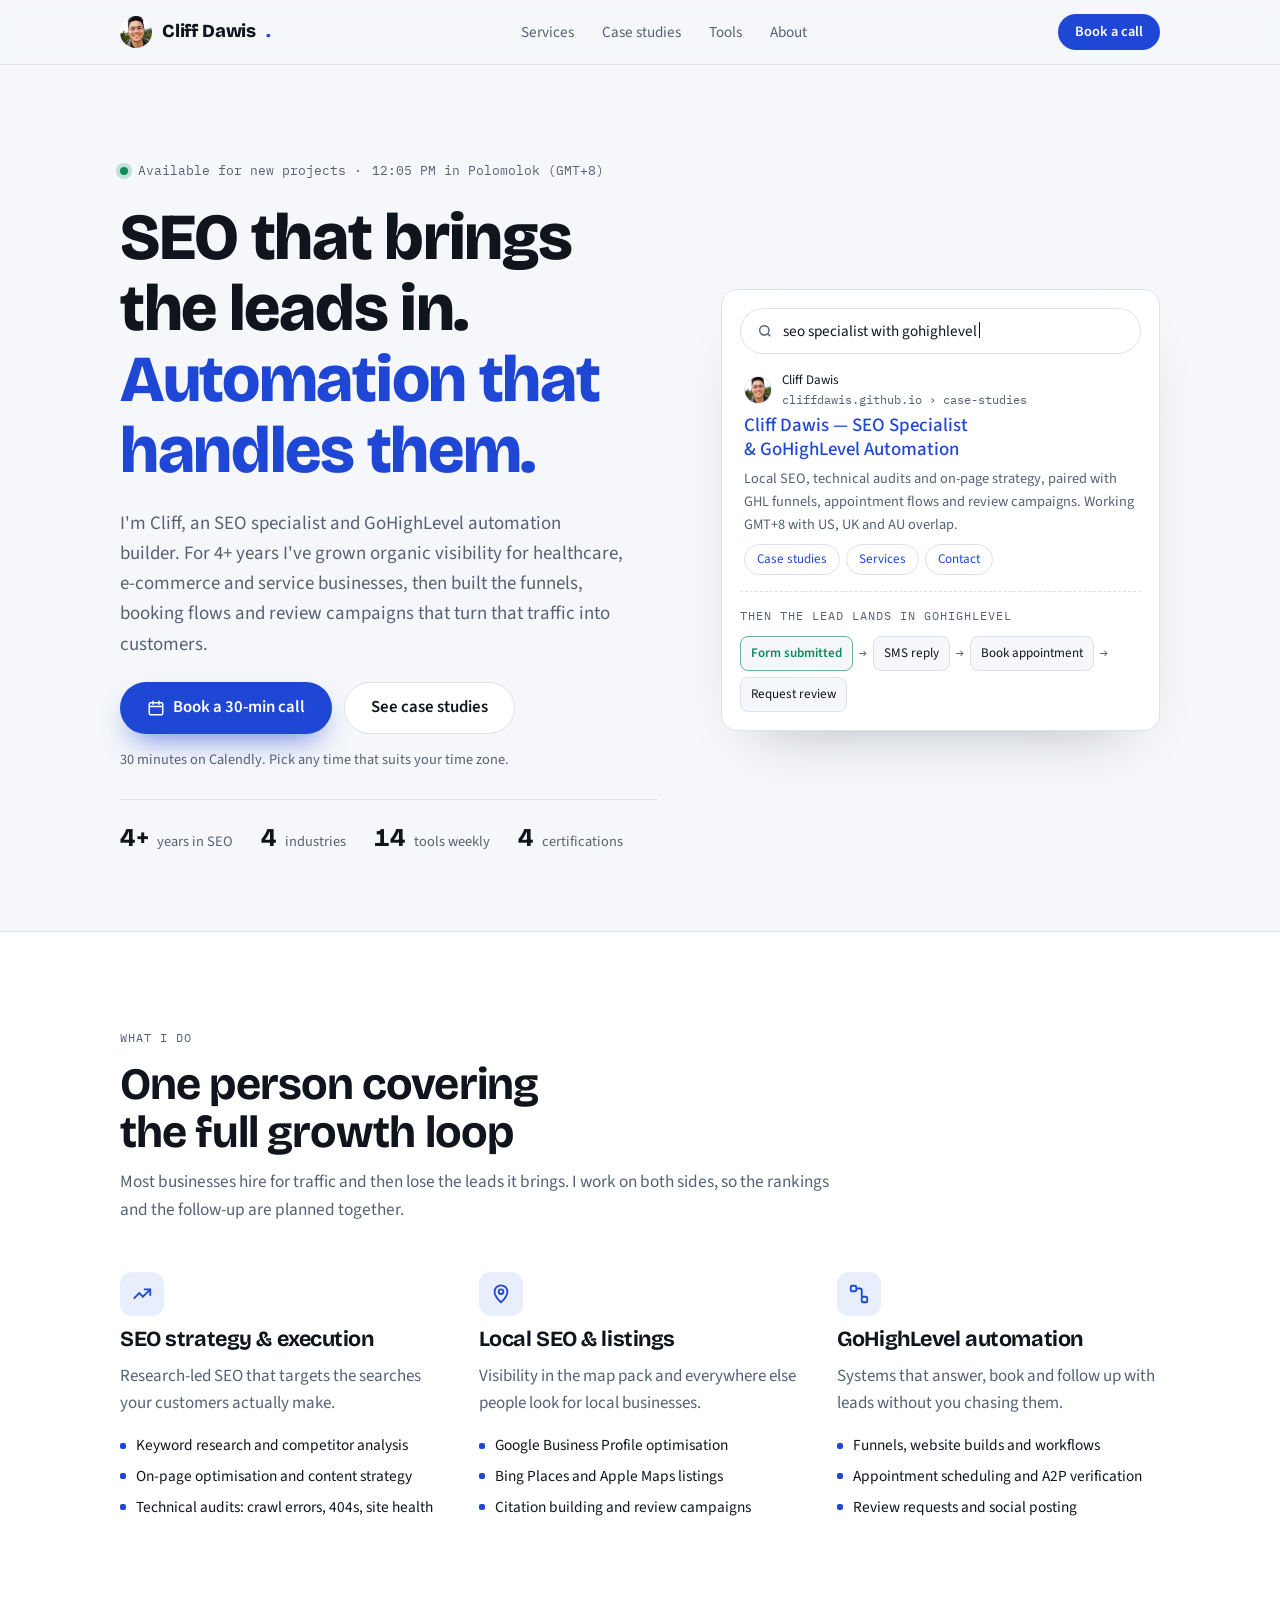
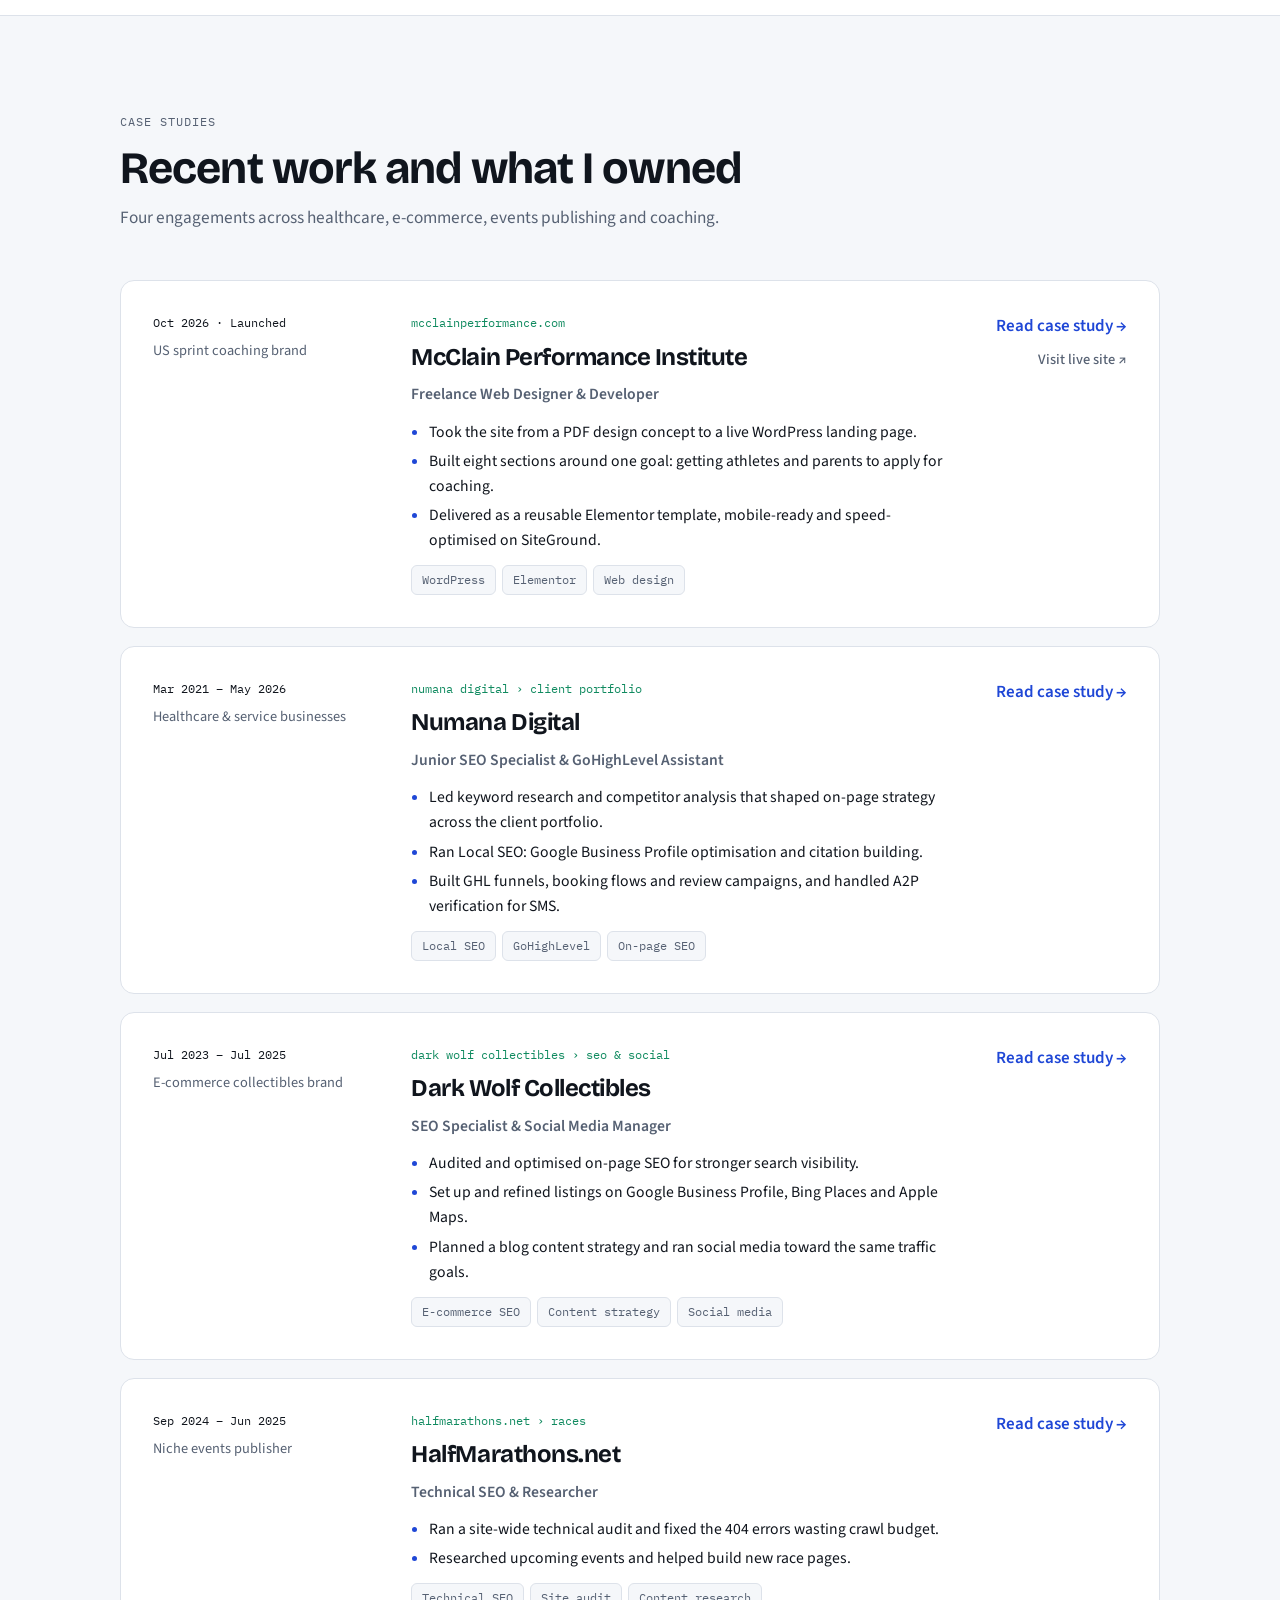
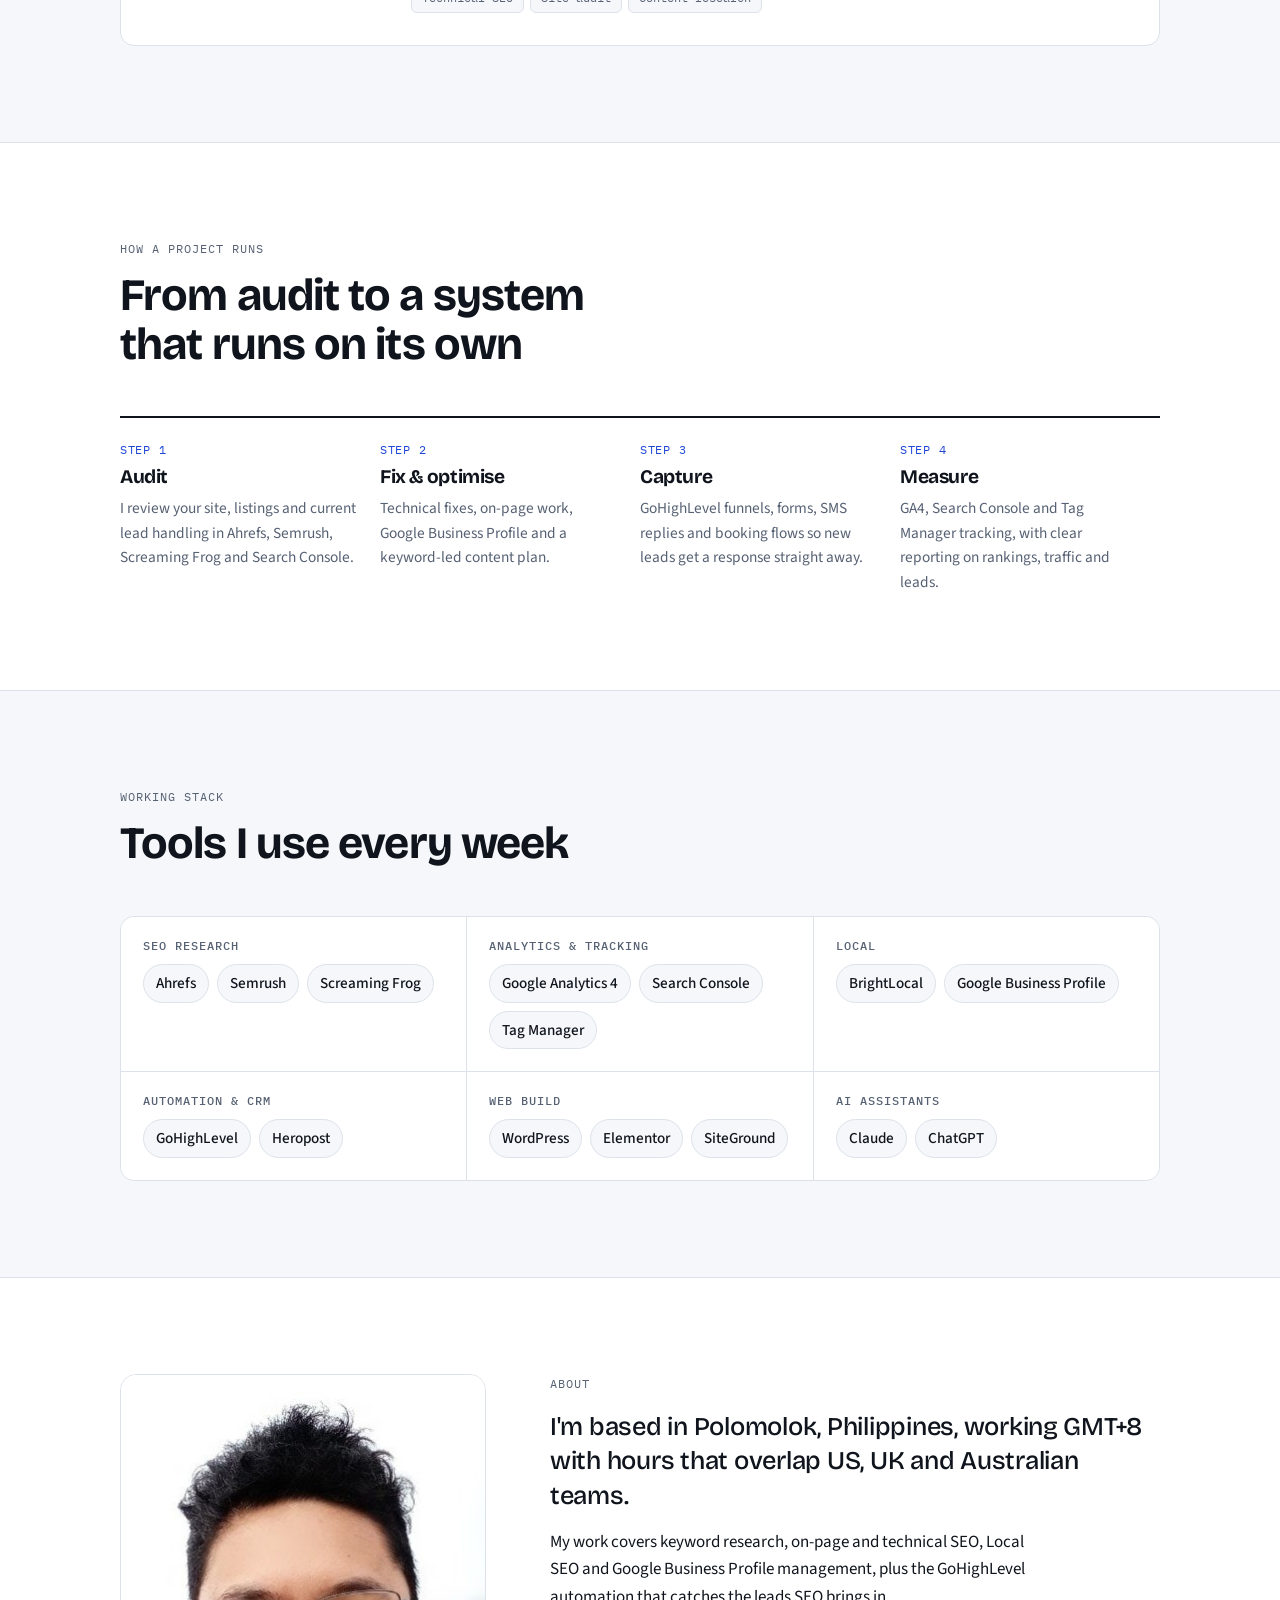
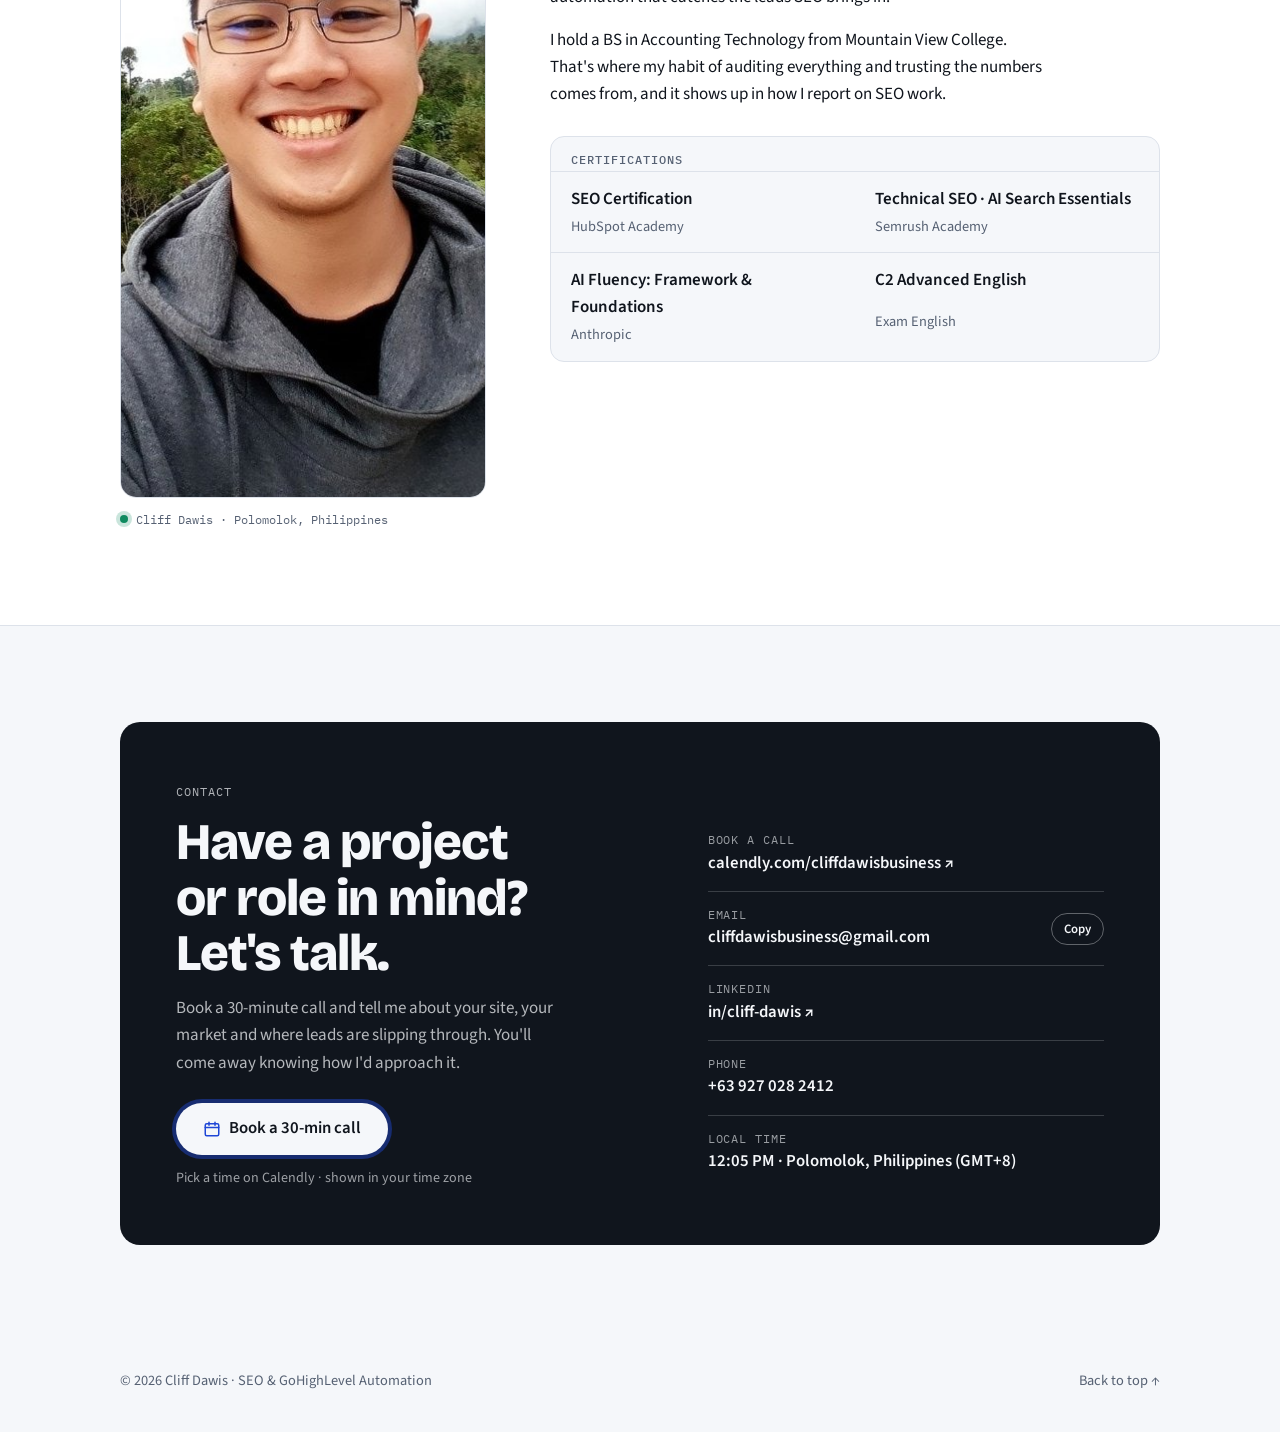
<file: index.html>
<!doctype html>
<html lang="en">
<head>
<meta charset="utf-8">
<meta name="viewport" content="width=device-width, initial-scale=1, viewport-fit=cover">
<title>Cliff Dawis — SEO Specialist & GoHighLevel Automation</title>
<meta name="description" content="SEO specialist and GoHighLevel automation builder with 4+ years growing organic visibility for healthcare, e-commerce and service businesses. Local SEO, technical audits, funnels and booking flows.">
<link rel="canonical" href="https://cliffdawis.github.io/">
<meta property="og:type" content="website">
<meta property="og:title" content="Cliff Dawis — SEO Specialist & GoHighLevel Automation">
<meta property="og:description" content="SEO that brings the leads in. Automation that handles them.">
<meta property="og:url" content="https://cliffdawis.github.io/">
<meta property="og:image" content="https://cliffdawis.github.io/assets/cliff-dawis.jpg">
<meta name="twitter:card" content="summary">
<script type="application/ld+json">{"@context":"https://schema.org","@type":"Person","name":"Cliff Dawis","jobTitle":"SEO Specialist & GoHighLevel Automation","url":"https://cliffdawis.github.io/","image":"https://cliffdawis.github.io/assets/cliff-dawis.jpg","email":"mailto:cliffdawisbusiness@gmail.com","address":{"@type":"PostalAddress","addressLocality":"Polomolok","addressCountry":"PH"},"sameAs":["https://www.linkedin.com/in/cliffdawis/"]}</script>
<link rel="preconnect" href="https://fonts.googleapis.com">
<link rel="preconnect" href="https://fonts.gstatic.com" crossorigin>
<link rel="stylesheet" href="https://fonts.googleapis.com/css2?family=Bricolage+Grotesque:opsz,wght@12..96,500;12..96,700;12..96,800&family=Source+Sans+3:wght@400;500;600&family=IBM+Plex+Mono:wght@400;500&display=swap">
<link rel="stylesheet" href="assets/site.css">
</head>
<body>

<header class="nav">
  <div class="wrap">
    <a class="brand" href="#top"><img src="assets/cliff-dawis.jpg" alt="" width="32" height="32">Cliff Dawis<span>.</span></a>
    <ul>
      <li><a href="#services">Services</a></li>
      <li><a href="#work">Case studies</a></li>
      <li><a href="#stack">Tools</a></li>
      <li><a href="#about">About</a></li>
    </ul>
    <a class="btn btn-primary btn-sm" href="https://calendly.com/cliffdawisbusiness/30min" target="_blank" rel="noopener">Book a call</a>
  </div>
</header>

<main id="top">
  <div class="hero">
    <div class="wrap">
      <div class="hero-copy">
        <span class="status"><span class="dot" aria-hidden="true"></span>Available for new projects · <span data-localtime="short">Polomolok, GMT+8</span></span>
        <h1>SEO that brings the leads in. <em>Automation that handles them.</em></h1>
        <p class="lede">I'm Cliff, an SEO specialist and GoHighLevel automation builder. For 4+ years I've grown organic visibility for healthcare, e-commerce and service businesses, then built the funnels, booking flows and review campaigns that turn that traffic into customers.</p>
        <div class="cta-row">
          <a class="btn btn-primary btn-lg" href="https://calendly.com/cliffdawisbusiness/30min" target="_blank" rel="noopener"><svg width="18" height="18" viewBox="0 0 24 24" fill="none" stroke="currentColor" stroke-width="2" stroke-linecap="round" aria-hidden="true"><rect x="3" y="5" width="18" height="16" rx="2"></rect><path d="M3 10h18M8 3v4M16 3v4"></path></svg> Book a 30-min call</a>
          <a class="btn btn-ghost btn-lg" href="#work">See case studies</a>
        </div>
        <p class="cta-note">30 minutes on Calendly. Pick any time that suits your time zone.</p>
        <div class="facts" aria-label="Quick facts">
          <div class="fact"><b>4+</b><span>years in SEO</span></div>
          <div class="fact"><b>4</b><span>industries</span></div>
          <div class="fact"><b>14</b><span>tools weekly</span></div>
          <div class="fact"><b>4</b><span>certifications</span></div>
        </div>
      </div>

      <div class="serp" aria-label="Illustration: a search result for Cliff's services, followed by an example automation">
        <div class="searchbar">
          <svg width="16" height="16" viewBox="0 0 24 24" fill="none" stroke="currentColor" stroke-width="2.2" aria-hidden="true"><circle cx="11" cy="11" r="7"></circle><path d="m20 20-3.5-3.5"></path></svg>
          <span>seo specialist with gohighlevel<span class="caret" aria-hidden="true"></span></span>
        </div>
        <div class="result">
          <div class="site"><img class="fav" src="assets/cliff-dawis.jpg" alt="" width="28" height="28"><div>Cliff Dawis<small>cliffdawis.github.io › case-studies</small></div></div>
          <h3>Cliff Dawis — SEO Specialist &amp; GoHighLevel Automation</h3>
          <p>Local SEO, technical audits and on-page strategy, paired with GHL funnels, appointment flows and review campaigns. Working GMT+8 with US, UK and AU overlap.</p>
          <div class="sitelinks"><a href="#work">Case studies</a><a href="#services">Services</a><a href="#contact">Contact</a></div>
        </div>
        <div class="flow">
          <span class="eyebrow">Then the lead lands in GoHighLevel</span>
          <div class="flow-steps">
            <span class="step trig">Form submitted</span><span class="arrow">→</span>
            <span class="step">SMS reply</span><span class="arrow">→</span>
            <span class="step">Book appointment</span><span class="arrow">→</span>
            <span class="step">Request review</span>
          </div>
        </div>
      </div>
    </div>
  </div>

  <section id="services" class="band">
    <div class="wrap">
      <div class="sec-head">
        <span class="eyebrow">What I do</span>
        <h2>One person covering the full growth loop</h2>
        <p>Most businesses hire for traffic and then lose the leads it brings. I work on both sides, so the rankings and the follow-up are planned together.</p>
      </div>
      <div class="services">
        <article class="svc">
          <div class="ico"><svg width="22" height="22" viewBox="0 0 24 24" fill="none" stroke="currentColor" stroke-width="2" aria-hidden="true"><path d="M3 17l6-6 4 4 8-8"></path><path d="M14 7h7v7"></path></svg></div>
          <h3>SEO strategy &amp; execution</h3>
          <p>Research-led SEO that targets the searches your customers actually make.</p>
          <ul>
            <li>Keyword research and competitor analysis</li>
            <li>On-page optimisation and content strategy</li>
            <li>Technical audits: crawl errors, 404s, site health</li>
          </ul>
        </article>
        <article class="svc">
          <div class="ico"><svg width="22" height="22" viewBox="0 0 24 24" fill="none" stroke="currentColor" stroke-width="2" aria-hidden="true"><path d="M12 21s-7-6.2-7-11.5A7 7 0 0 1 19 9.5C19 14.8 12 21 12 21z"></path><circle cx="12" cy="9.5" r="2.5"></circle></svg></div>
          <h3>Local SEO &amp; listings</h3>
          <p>Visibility in the map pack and everywhere else people look for local businesses.</p>
          <ul>
            <li>Google Business Profile optimisation</li>
            <li>Bing Places and Apple Maps listings</li>
            <li>Citation building and review campaigns</li>
          </ul>
        </article>
        <article class="svc">
          <div class="ico"><svg width="22" height="22" viewBox="0 0 24 24" fill="none" stroke="currentColor" stroke-width="2" aria-hidden="true"><rect x="3" y="3" width="6" height="6" rx="1.5"></rect><rect x="15" y="15" width="6" height="6" rx="1.5"></rect><path d="M9 6h4a2 2 0 0 1 2 2v7"></path></svg></div>
          <h3>GoHighLevel automation</h3>
          <p>Systems that answer, book and follow up with leads without you chasing them.</p>
          <ul>
            <li>Funnels, website builds and workflows</li>
            <li>Appointment scheduling and A2P verification</li>
            <li>Review requests and social posting</li>
          </ul>
        </article>
      </div>
    </div>
  </section>

  <section id="work">
    <div class="wrap">
      <div class="sec-head">
        <span class="eyebrow">Case studies</span>
        <h2>Recent work and what I owned</h2>
        <p>Four engagements across healthcare, e-commerce, events publishing and coaching.</p>
      </div>
      <div class="cases">
        <article class="case">
          <div class="case-meta"><span class="when">Oct 2026 · Launched</span><span>US sprint coaching brand</span></div>
          <div class="case-body">
            <span class="crumb">mcclainperformance.com</span>
            <h3>McClain Performance Institute</h3>
            <span class="role">Freelance Web Designer &amp; Developer</span>
            <ul>
              <li>Took the site from a PDF design concept to a live WordPress landing page.</li>
              <li>Built eight sections around one goal: getting athletes and parents to apply for coaching.</li>
              <li>Delivered as a reusable Elementor template, mobile-ready and speed-optimised on SiteGround.</li>
            </ul>
            <div class="tags"><span class="tag">WordPress</span><span class="tag">Elementor</span><span class="tag">Web design</span></div>
          </div>
          <div class="case-link">
            <a href="case-mpi.html">Read case study →</a>
            <a class="sub" href="https://mcclainperformance.com/" target="_blank" rel="noopener">Visit live site ↗</a>
          </div>
        </article>

        <article class="case">
          <div class="case-meta"><span class="when">Mar 2021 – May 2026</span><span>Healthcare &amp; service businesses</span></div>
          <div class="case-body">
            <span class="crumb">numana digital › client portfolio</span>
            <h3>Numana Digital</h3>
            <span class="role">Junior SEO Specialist &amp; GoHighLevel Assistant</span>
            <ul>
              <li>Led keyword research and competitor analysis that shaped on-page strategy across the client portfolio.</li>
              <li>Ran Local SEO: Google Business Profile optimisation and citation building.</li>
              <li>Built GHL funnels, booking flows and review campaigns, and handled A2P verification for SMS.</li>
            </ul>
            <div class="tags"><span class="tag">Local SEO</span><span class="tag">GoHighLevel</span><span class="tag">On-page SEO</span></div>
          </div>
          <div class="case-link"><a href="case-numana.html">Read case study →</a></div>
        </article>

        <article class="case">
          <div class="case-meta"><span class="when">Jul 2023 – Jul 2025</span><span>E-commerce collectibles brand</span></div>
          <div class="case-body">
            <span class="crumb">dark wolf collectibles › seo &amp; social</span>
            <h3>Dark Wolf Collectibles</h3>
            <span class="role">SEO Specialist &amp; Social Media Manager</span>
            <ul>
              <li>Audited and optimised on-page SEO for stronger search visibility.</li>
              <li>Set up and refined listings on Google Business Profile, Bing Places and Apple Maps.</li>
              <li>Planned a blog content strategy and ran social media toward the same traffic goals.</li>
            </ul>
            <div class="tags"><span class="tag">E-commerce SEO</span><span class="tag">Content strategy</span><span class="tag">Social media</span></div>
          </div>
          <div class="case-link"><a href="case-darkwolf.html">Read case study →</a></div>
        </article>

        <article class="case">
          <div class="case-meta"><span class="when">Sep 2024 – Jun 2025</span><span>Niche events publisher</span></div>
          <div class="case-body">
            <span class="crumb">halfmarathons.net › races</span>
            <h3>HalfMarathons.net</h3>
            <span class="role">Technical SEO &amp; Researcher</span>
            <ul>
              <li>Ran a site-wide technical audit and fixed the 404 errors wasting crawl budget.</li>
              <li>Researched upcoming events and helped build new race pages.</li>
            </ul>
            <div class="tags"><span class="tag">Technical SEO</span><span class="tag">Site audit</span><span class="tag">Content research</span></div>
          </div>
          <div class="case-link"><a href="case-halfmarathons.html">Read case study →</a></div>
        </article>
      </div>
    </div>
  </section>

  <section class="band" id="process">
    <div class="wrap">
      <div class="sec-head">
        <span class="eyebrow">How a project runs</span>
        <h2>From audit to a system that runs on its own</h2>
      </div>
      <div class="process">
        <div class="proc"><h3>Audit</h3><p>I review your site, listings and current lead handling in Ahrefs, Semrush, Screaming Frog and Search Console.</p></div>
        <div class="proc"><h3>Fix &amp; optimise</h3><p>Technical fixes, on-page work, Google Business Profile and a keyword-led content plan.</p></div>
        <div class="proc"><h3>Capture</h3><p>GoHighLevel funnels, forms, SMS replies and booking flows so new leads get a response straight away.</p></div>
        <div class="proc"><h3>Measure</h3><p>GA4, Search Console and Tag Manager tracking, with clear reporting on rankings, traffic and leads.</p></div>
      </div>
    </div>
  </section>

  <section id="stack">
    <div class="wrap">
      <div class="sec-head">
        <span class="eyebrow">Working stack</span>
        <h2>Tools I use every week</h2>
      </div>
      <div class="stack">
        <div class="stack-col"><h3>SEO research</h3><div class="chips"><span class="chip">Ahrefs</span><span class="chip">Semrush</span><span class="chip">Screaming Frog</span></div></div>
        <div class="stack-col"><h3>Analytics &amp; tracking</h3><div class="chips"><span class="chip">Google Analytics 4</span><span class="chip">Search Console</span><span class="chip">Tag Manager</span></div></div>
        <div class="stack-col"><h3>Local</h3><div class="chips"><span class="chip">BrightLocal</span><span class="chip">Google Business Profile</span></div></div>
        <div class="stack-col"><h3>Automation &amp; CRM</h3><div class="chips"><span class="chip">GoHighLevel</span><span class="chip">Heropost</span></div></div>
        <div class="stack-col"><h3>Web build</h3><div class="chips"><span class="chip">WordPress</span><span class="chip">Elementor</span><span class="chip">SiteGround</span></div></div>
        <div class="stack-col"><h3>AI assistants</h3><div class="chips"><span class="chip">Claude</span><span class="chip">ChatGPT</span></div></div>
      </div>
    </div>
  </section>

  <section id="about" class="band">
    <div class="wrap about">
      <figure class="portrait" style="margin:0">
        <img src="assets/cliff-dawis.jpg" alt="Cliff Dawis, smiling, outdoors with green hills behind him" width="468" height="724" loading="lazy">
        <figcaption><span class="dot" aria-hidden="true"></span>Cliff Dawis · Polomolok, Philippines</figcaption>
      </figure>
      <div class="about-copy">
        <span class="eyebrow">About</span>
        <p class="big">I'm based in Polomolok, Philippines, working GMT+8 with hours that overlap US, UK and Australian teams.</p>
        <p>My work covers keyword research, on-page and technical SEO, Local SEO and Google Business Profile management, plus the GoHighLevel automation that catches the leads SEO brings in.</p>
        <p>I hold a BS in Accounting Technology from Mountain View College. That's where my habit of auditing everything and trusting the numbers comes from, and it shows up in how I report on SEO work.</p>
        <div class="certs">
          <h3>Certifications</h3>
          <div class="cert"><b>SEO Certification</b><span>HubSpot Academy</span></div>
          <div class="cert"><b>Technical SEO · AI Search Essentials</b><span>Semrush Academy</span></div>
          <div class="cert"><b>AI Fluency: Framework &amp; Foundations</b><span>Anthropic</span></div>
          <div class="cert"><b>C2 Advanced English</b><span>Exam English</span></div>
        </div>
      </div>
    </div>
  </section>

  <section id="contact">
    <div class="wrap">
      <div class="contact">
        <div>
          <span class="eyebrow">Contact</span>
          <h2>Have a project or role in mind? Let's talk.</h2>
          <p>Book a 30-minute call and tell me about your site, your market and where leads are slipping through. You'll come away knowing how I'd approach it.</p>
          <div class="book"><a class="btn btn-book btn-lg" href="https://calendly.com/cliffdawisbusiness/30min" target="_blank" rel="noopener"><svg width="18" height="18" viewBox="0 0 24 24" fill="none" stroke="currentColor" stroke-width="2" stroke-linecap="round" aria-hidden="true"><rect x="3" y="5" width="18" height="16" rx="2"></rect><path d="M3 10h18M8 3v4M16 3v4"></path></svg> Book a 30-min call</a><small>Pick a time on Calendly · shown in your time zone</small></div>
        </div>
        <div class="contact-list">
          <div class="cl"><div><small>Book a call</small><a href="https://calendly.com/cliffdawisbusiness/30min" target="_blank" rel="noopener">calendly.com/cliffdawisbusiness ↗</a></div></div>
          <div class="cl"><div><small>Email</small><a href="mailto:cliffdawisbusiness@gmail.com" id="email">cliffdawisbusiness@gmail.com</a></div><button class="copy" type="button" id="copyEmail">Copy</button></div>
          <div class="cl"><div><small>LinkedIn</small><a href="https://www.linkedin.com/in/cliffdawis/" target="_blank" rel="noopener">in/cliff-dawis ↗</a></div></div>
          <div class="cl"><div><small>Phone</small><span class="v">+63 927 028 2412</span></div></div>
          <div class="cl"><div><small>Local time</small><span class="v" data-localtime="long">Polomolok, Philippines · GMT+8</span></div></div>
        </div>
      </div>
    </div>
  </section>
</main>

<footer>
  <div class="wrap">
    <span>© 2026 Cliff Dawis · SEO &amp; GoHighLevel Automation</span>
    <a href="#top">Back to top ↑</a>
  </div>
</footer>

<script src="assets/site.js"></script>
</body>
</html>
</file>
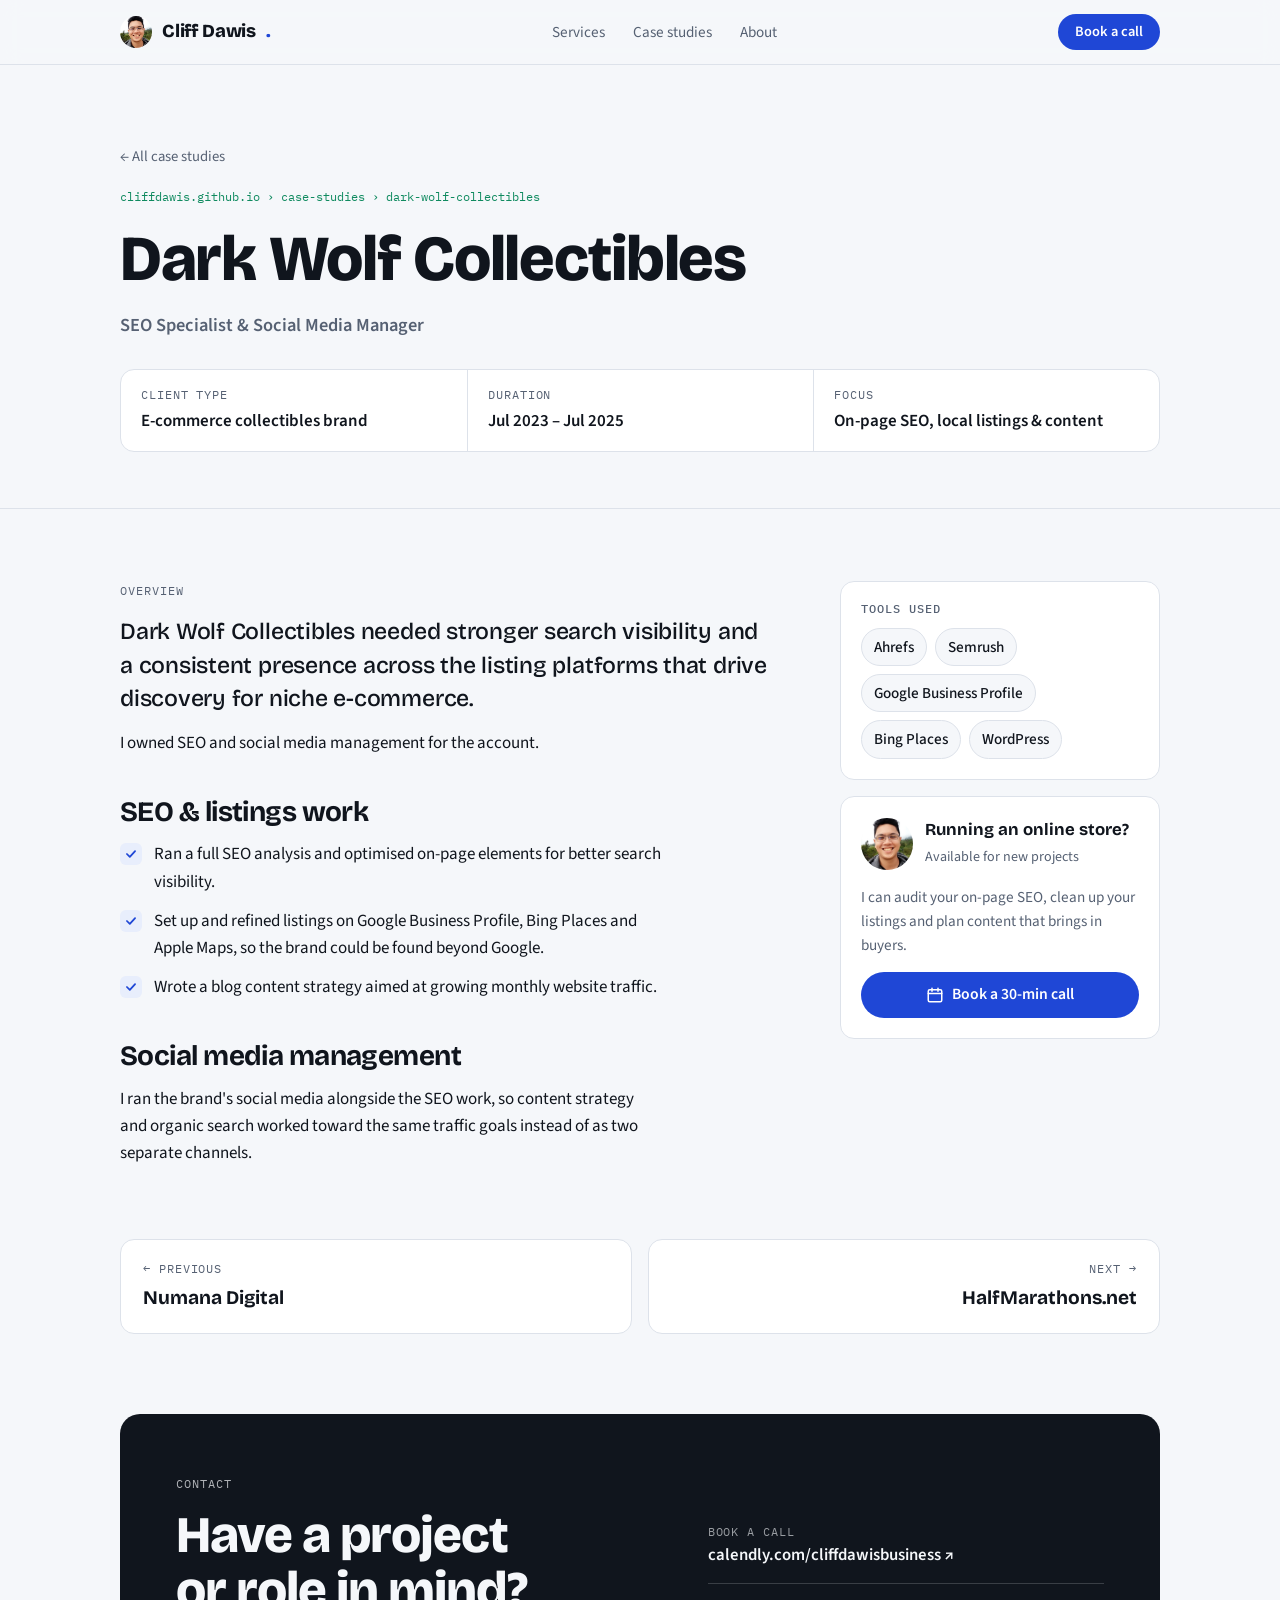
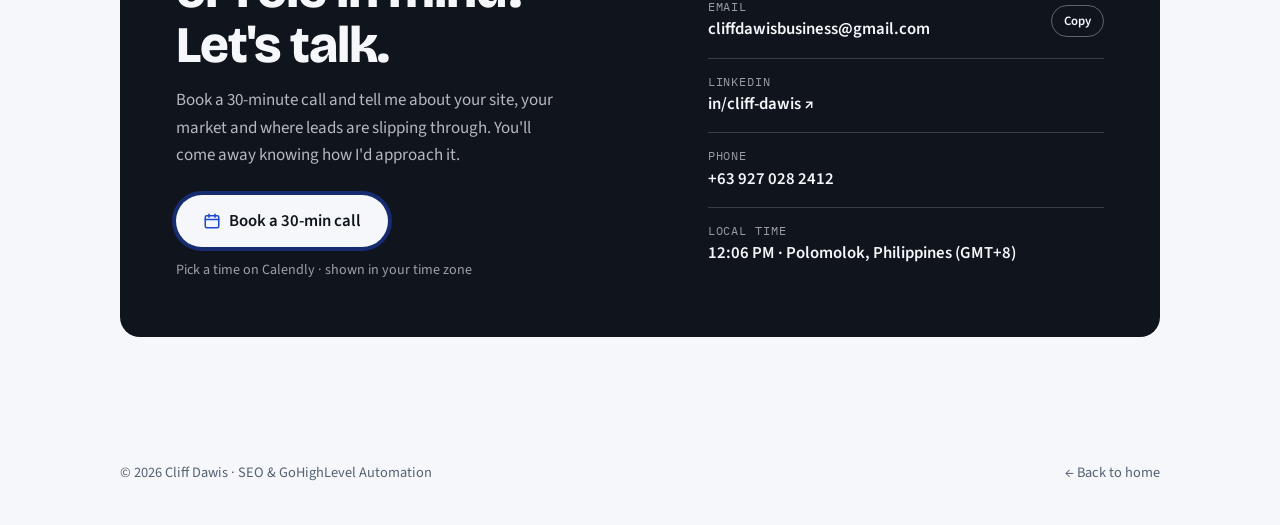
<file: case-darkwolf.html>
<!doctype html>
<html lang="en">
<head>
<meta charset="utf-8">
<meta name="viewport" content="width=device-width, initial-scale=1, viewport-fit=cover">
<title>Dark Wolf Collectibles — Case Study · Cliff Dawis</title>
<meta name="description" content="On-page SEO, multi-platform local listings and content strategy for Dark Wolf Collectibles, an e-commerce collectibles brand.">
<link rel="canonical" href="https://cliffdawis.github.io/case-darkwolf.html">
<meta property="og:title" content="Dark Wolf Collectibles — Case Study">
<meta property="og:image" content="https://cliffdawis.github.io/assets/cliff-dawis.jpg">
<link rel="preconnect" href="https://fonts.googleapis.com">
<link rel="preconnect" href="https://fonts.gstatic.com" crossorigin>
<link rel="stylesheet" href="https://fonts.googleapis.com/css2?family=Bricolage+Grotesque:opsz,wght@12..96,500;12..96,700;12..96,800&family=Source+Sans+3:wght@400;500;600&family=IBM+Plex+Mono:wght@400;500&display=swap">
<link rel="stylesheet" href="assets/site.css">
</head>
<body>

<header class="nav">
  <div class="wrap">
    <a class="brand" href="index.html"><img src="assets/cliff-dawis.jpg" alt="" width="32" height="32">Cliff Dawis<span>.</span></a>
    <ul>
      <li><a href="index.html#services">Services</a></li>
      <li><a href="index.html#work">Case studies</a></li>
      <li><a href="index.html#about">About</a></li>
    </ul>
    <a class="btn btn-primary btn-sm" href="https://calendly.com/cliffdawisbusiness/30min" target="_blank" rel="noopener">Book a call</a>
  </div>
</header>

<main>
  <div class="cs-hero">
    <div class="wrap">
      <a class="back" href="index.html#work">← All case studies</a>
      <span class="crumb">cliffdawis.github.io › case-studies › dark-wolf-collectibles</span>
      <h1>Dark Wolf Collectibles</h1>
      <span class="role">SEO Specialist &amp; Social Media Manager</span>
      <dl class="meta-grid">
        <div><dt>Client type</dt><dd>E-commerce collectibles brand</dd></div>
        <div><dt>Duration</dt><dd>Jul 2023 – Jul 2025</dd></div>
        <div><dt>Focus</dt><dd>On-page SEO, local listings &amp; content</dd></div>
      </dl>
    </div>
  </div>

  <div class="wrap cs-layout">
    <article class="prose">
      <section>
        <span class="eyebrow">Overview</span>
        <p class="intro">Dark Wolf Collectibles needed stronger search visibility and a consistent presence across the listing platforms that drive discovery for niche e-commerce.</p>
        <p>I owned SEO and social media management for the account.</p>
      </section>
      <section>
        <h2>SEO &amp; listings work</h2>
        <ul class="checks">
          <li>Ran a full SEO analysis and optimised on-page elements for better search visibility.</li>
          <li>Set up and refined listings on Google Business Profile, Bing Places and Apple Maps, so the brand could be found beyond Google.</li>
          <li>Wrote a blog content strategy aimed at growing monthly website traffic.</li>
        </ul>
      </section>
      <section>
        <h2>Social media management</h2>
        <p>I ran the brand's social media alongside the SEO work, so content strategy and organic search worked toward the same traffic goals instead of as two separate channels.</p>
      </section>
    </article>

    <aside class="aside">
      <div class="panel">
        <h3>Tools used</h3>
        <div class="chips"><span class="chip">Ahrefs</span><span class="chip">Semrush</span><span class="chip">Google Business Profile</span><span class="chip">Bing Places</span><span class="chip">WordPress</span></div>
      </div>
      <div class="panel hire">
        <div class="hire-who"><img src="assets/cliff-dawis.jpg" alt="Cliff Dawis" width="52" height="52"><div><b>Running an online store?</b><span>Available for new projects</span></div></div>
        <p>I can audit your on-page SEO, clean up your listings and plan content that brings in buyers.</p>
        <a class="btn btn-primary" href="https://calendly.com/cliffdawisbusiness/30min" target="_blank" rel="noopener"><svg width="18" height="18" viewBox="0 0 24 24" fill="none" stroke="currentColor" stroke-width="2" stroke-linecap="round" aria-hidden="true"><rect x="3" y="5" width="18" height="16" rx="2"></rect><path d="M3 10h18M8 3v4M16 3v4"></path></svg> Book a 30-min call</a>
      </div>
    </aside>
  </div>

  <div class="wrap">
    <nav class="pager" aria-label="More case studies">
      <a href="case-numana.html"><small>← Previous</small><b>Numana Digital</b></a>
      <a class="next" href="case-halfmarathons.html"><small>Next →</small><b>HalfMarathons.net</b></a>
    </nav>
  </div>

  <section id="contact" style="padding-top:0">
    <div class="wrap">
      <div class="contact">
        <div>
          <span class="eyebrow">Contact</span>
          <h2>Have a project or role in mind? Let's talk.</h2>
          <p>Book a 30-minute call and tell me about your site, your market and where leads are slipping through. You'll come away knowing how I'd approach it.</p>
          <div class="book"><a class="btn btn-book btn-lg" href="https://calendly.com/cliffdawisbusiness/30min" target="_blank" rel="noopener"><svg width="18" height="18" viewBox="0 0 24 24" fill="none" stroke="currentColor" stroke-width="2" stroke-linecap="round" aria-hidden="true"><rect x="3" y="5" width="18" height="16" rx="2"></rect><path d="M3 10h18M8 3v4M16 3v4"></path></svg> Book a 30-min call</a><small>Pick a time on Calendly · shown in your time zone</small></div>
        </div>
        <div class="contact-list">
          <div class="cl"><div><small>Book a call</small><a href="https://calendly.com/cliffdawisbusiness/30min" target="_blank" rel="noopener">calendly.com/cliffdawisbusiness ↗</a></div></div>
          <div class="cl"><div><small>Email</small><a href="mailto:cliffdawisbusiness@gmail.com" id="email">cliffdawisbusiness@gmail.com</a></div><button class="copy" type="button" id="copyEmail">Copy</button></div>
          <div class="cl"><div><small>LinkedIn</small><a href="https://www.linkedin.com/in/cliffdawis/" target="_blank" rel="noopener">in/cliff-dawis ↗</a></div></div>
          <div class="cl"><div><small>Phone</small><span class="v">+63 927 028 2412</span></div></div>
          <div class="cl"><div><small>Local time</small><span class="v" data-localtime="long">Polomolok, Philippines · GMT+8</span></div></div>
        </div>
      </div>
    </div>
  </section>
</main>

<footer>
  <div class="wrap">
    <span>© 2026 Cliff Dawis · SEO &amp; GoHighLevel Automation</span>
    <a href="index.html">← Back to home</a>
  </div>
</footer>

<script src="assets/site.js"></script>
</body>
</html>
</file>
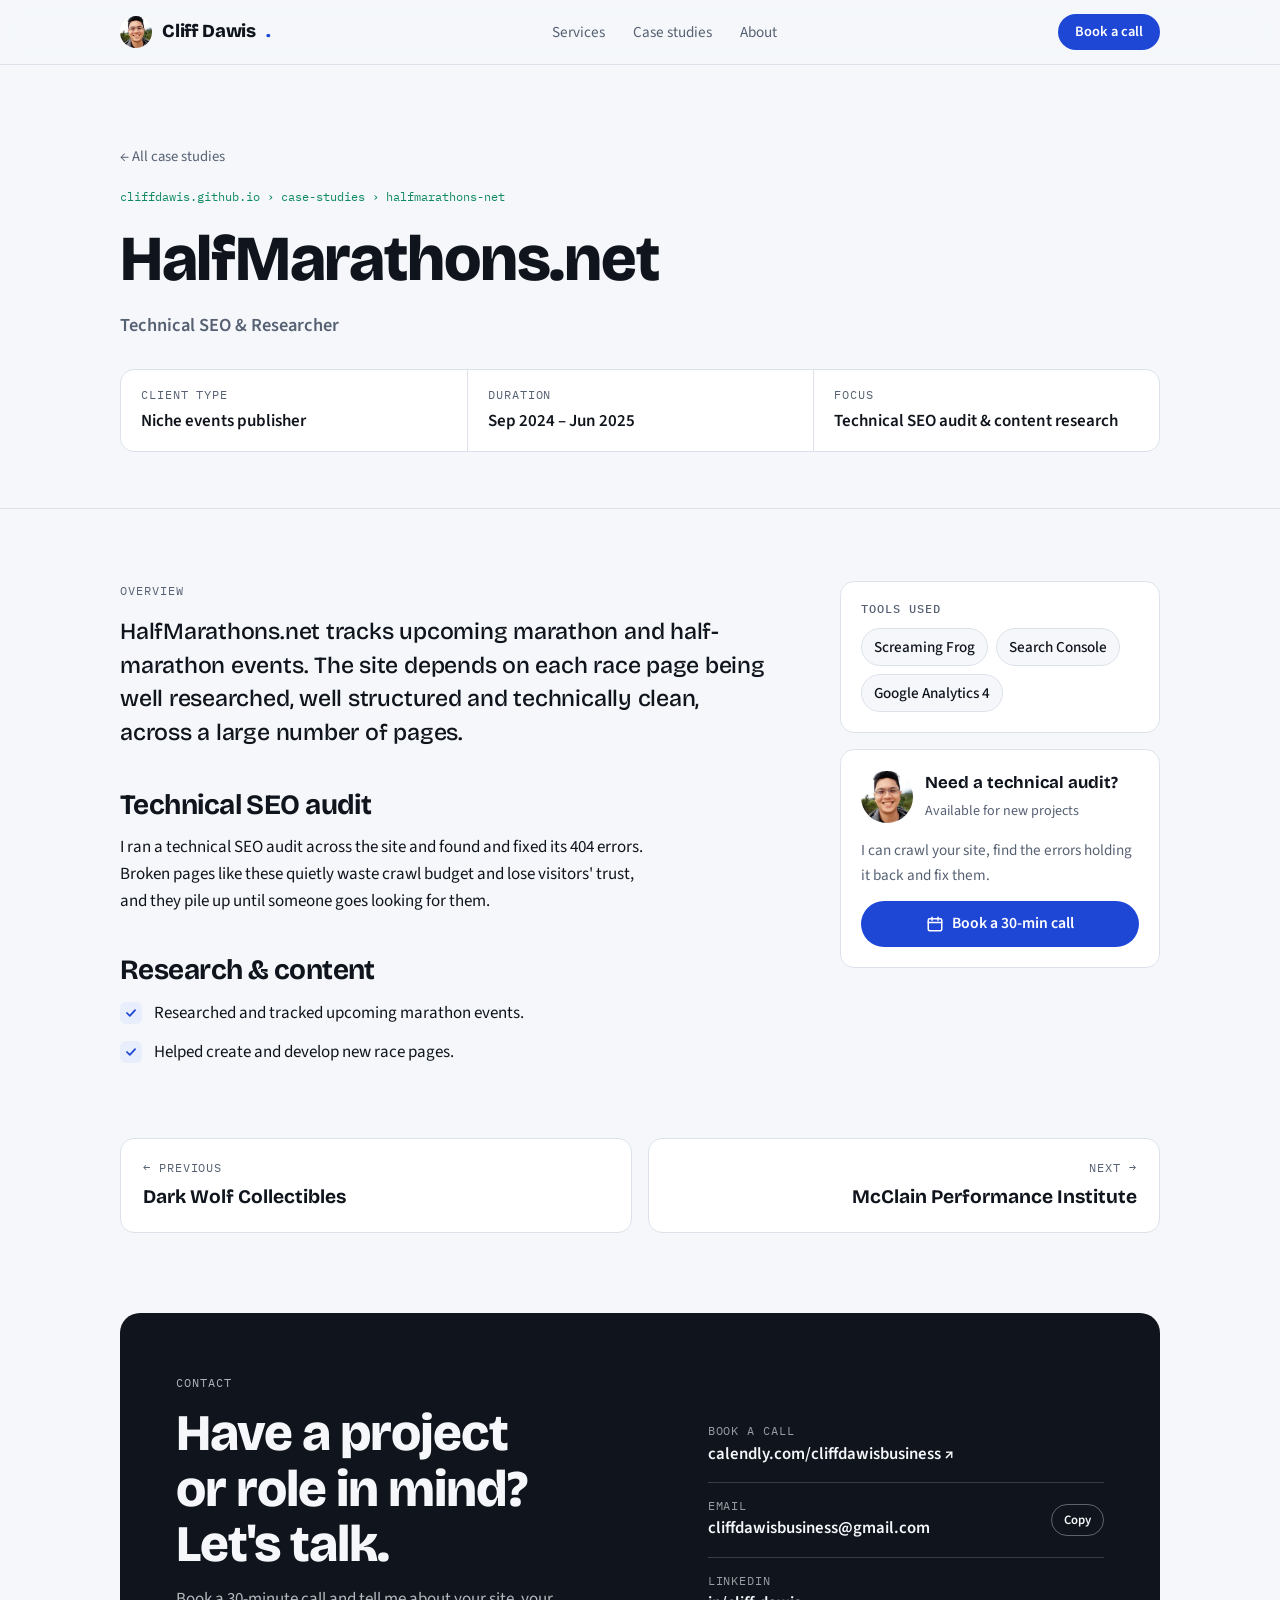
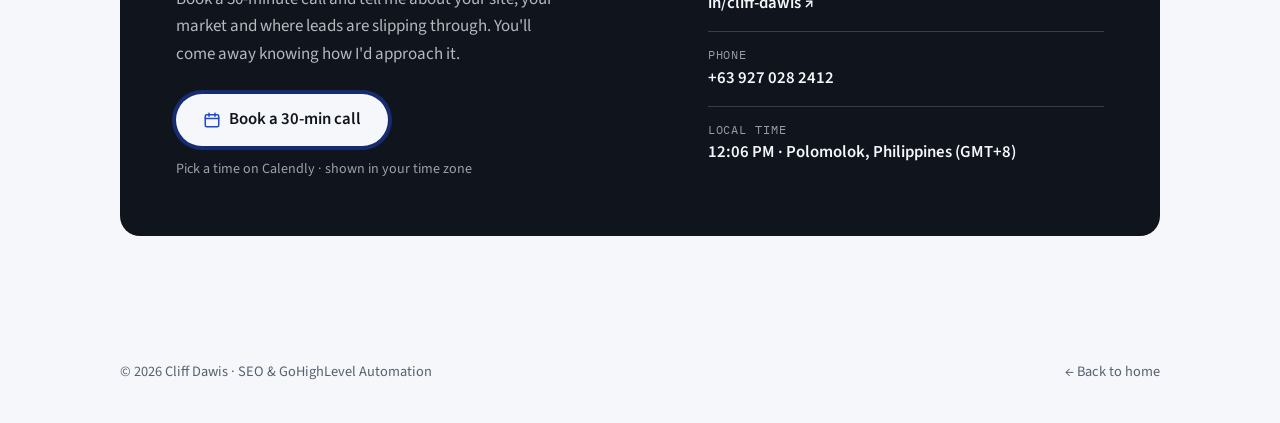
<file: case-halfmarathons.html>
<!doctype html>
<html lang="en">
<head>
<meta charset="utf-8">
<meta name="viewport" content="width=device-width, initial-scale=1, viewport-fit=cover">
<title>HalfMarathons.net — Case Study · Cliff Dawis</title>
<meta name="description" content="Technical SEO audit, 404 error fixes and race-page research for HalfMarathons.net, a niche events publisher.">
<link rel="canonical" href="https://cliffdawis.github.io/case-halfmarathons.html">
<meta property="og:title" content="HalfMarathons.net — Case Study">
<meta property="og:image" content="https://cliffdawis.github.io/assets/cliff-dawis.jpg">
<link rel="preconnect" href="https://fonts.googleapis.com">
<link rel="preconnect" href="https://fonts.gstatic.com" crossorigin>
<link rel="stylesheet" href="https://fonts.googleapis.com/css2?family=Bricolage+Grotesque:opsz,wght@12..96,500;12..96,700;12..96,800&family=Source+Sans+3:wght@400;500;600&family=IBM+Plex+Mono:wght@400;500&display=swap">
<link rel="stylesheet" href="assets/site.css">
</head>
<body>

<header class="nav">
  <div class="wrap">
    <a class="brand" href="index.html"><img src="assets/cliff-dawis.jpg" alt="" width="32" height="32">Cliff Dawis<span>.</span></a>
    <ul>
      <li><a href="index.html#services">Services</a></li>
      <li><a href="index.html#work">Case studies</a></li>
      <li><a href="index.html#about">About</a></li>
    </ul>
    <a class="btn btn-primary btn-sm" href="https://calendly.com/cliffdawisbusiness/30min" target="_blank" rel="noopener">Book a call</a>
  </div>
</header>

<main>
  <div class="cs-hero">
    <div class="wrap">
      <a class="back" href="index.html#work">← All case studies</a>
      <span class="crumb">cliffdawis.github.io › case-studies › halfmarathons-net</span>
      <h1>HalfMarathons.net</h1>
      <span class="role">Technical SEO &amp; Researcher</span>
      <dl class="meta-grid">
        <div><dt>Client type</dt><dd>Niche events publisher</dd></div>
        <div><dt>Duration</dt><dd>Sep 2024 – Jun 2025</dd></div>
        <div><dt>Focus</dt><dd>Technical SEO audit &amp; content research</dd></div>
      </dl>
    </div>
  </div>

  <div class="wrap cs-layout">
    <article class="prose">
      <section>
        <span class="eyebrow">Overview</span>
        <p class="intro">HalfMarathons.net tracks upcoming marathon and half-marathon events. The site depends on each race page being well researched, well structured and technically clean, across a large number of pages.</p>
      </section>
      <section>
        <h2>Technical SEO audit</h2>
        <p>I ran a technical SEO audit across the site and found and fixed its 404 errors. Broken pages like these quietly waste crawl budget and lose visitors' trust, and they pile up until someone goes looking for them.</p>
      </section>
      <section>
        <h2>Research &amp; content</h2>
        <ul class="checks">
          <li>Researched and tracked upcoming marathon events.</li>
          <li>Helped create and develop new race pages.</li>
        </ul>
      </section>
    </article>

    <aside class="aside">
      <div class="panel">
        <h3>Tools used</h3>
        <div class="chips"><span class="chip">Screaming Frog</span><span class="chip">Search Console</span><span class="chip">Google Analytics 4</span></div>
      </div>
      <div class="panel hire">
        <div class="hire-who"><img src="assets/cliff-dawis.jpg" alt="Cliff Dawis" width="52" height="52"><div><b>Need a technical audit?</b><span>Available for new projects</span></div></div>
        <p>I can crawl your site, find the errors holding it back and fix them.</p>
        <a class="btn btn-primary" href="https://calendly.com/cliffdawisbusiness/30min" target="_blank" rel="noopener"><svg width="18" height="18" viewBox="0 0 24 24" fill="none" stroke="currentColor" stroke-width="2" stroke-linecap="round" aria-hidden="true"><rect x="3" y="5" width="18" height="16" rx="2"></rect><path d="M3 10h18M8 3v4M16 3v4"></path></svg> Book a 30-min call</a>
      </div>
    </aside>
  </div>

  <div class="wrap">
    <nav class="pager" aria-label="More case studies">
      <a href="case-darkwolf.html"><small>← Previous</small><b>Dark Wolf Collectibles</b></a>
      <a class="next" href="case-mpi.html"><small>Next →</small><b>McClain Performance Institute</b></a>
    </nav>
  </div>

  <section id="contact" style="padding-top:0">
    <div class="wrap">
      <div class="contact">
        <div>
          <span class="eyebrow">Contact</span>
          <h2>Have a project or role in mind? Let's talk.</h2>
          <p>Book a 30-minute call and tell me about your site, your market and where leads are slipping through. You'll come away knowing how I'd approach it.</p>
          <div class="book"><a class="btn btn-book btn-lg" href="https://calendly.com/cliffdawisbusiness/30min" target="_blank" rel="noopener"><svg width="18" height="18" viewBox="0 0 24 24" fill="none" stroke="currentColor" stroke-width="2" stroke-linecap="round" aria-hidden="true"><rect x="3" y="5" width="18" height="16" rx="2"></rect><path d="M3 10h18M8 3v4M16 3v4"></path></svg> Book a 30-min call</a><small>Pick a time on Calendly · shown in your time zone</small></div>
        </div>
        <div class="contact-list">
          <div class="cl"><div><small>Book a call</small><a href="https://calendly.com/cliffdawisbusiness/30min" target="_blank" rel="noopener">calendly.com/cliffdawisbusiness ↗</a></div></div>
          <div class="cl"><div><small>Email</small><a href="mailto:cliffdawisbusiness@gmail.com" id="email">cliffdawisbusiness@gmail.com</a></div><button class="copy" type="button" id="copyEmail">Copy</button></div>
          <div class="cl"><div><small>LinkedIn</small><a href="https://www.linkedin.com/in/cliffdawis/" target="_blank" rel="noopener">in/cliff-dawis ↗</a></div></div>
          <div class="cl"><div><small>Phone</small><span class="v">+63 927 028 2412</span></div></div>
          <div class="cl"><div><small>Local time</small><span class="v" data-localtime="long">Polomolok, Philippines · GMT+8</span></div></div>
        </div>
      </div>
    </div>
  </section>
</main>

<footer>
  <div class="wrap">
    <span>© 2026 Cliff Dawis · SEO &amp; GoHighLevel Automation</span>
    <a href="index.html">← Back to home</a>
  </div>
</footer>

<script src="assets/site.js"></script>
</body>
</html>
</file>
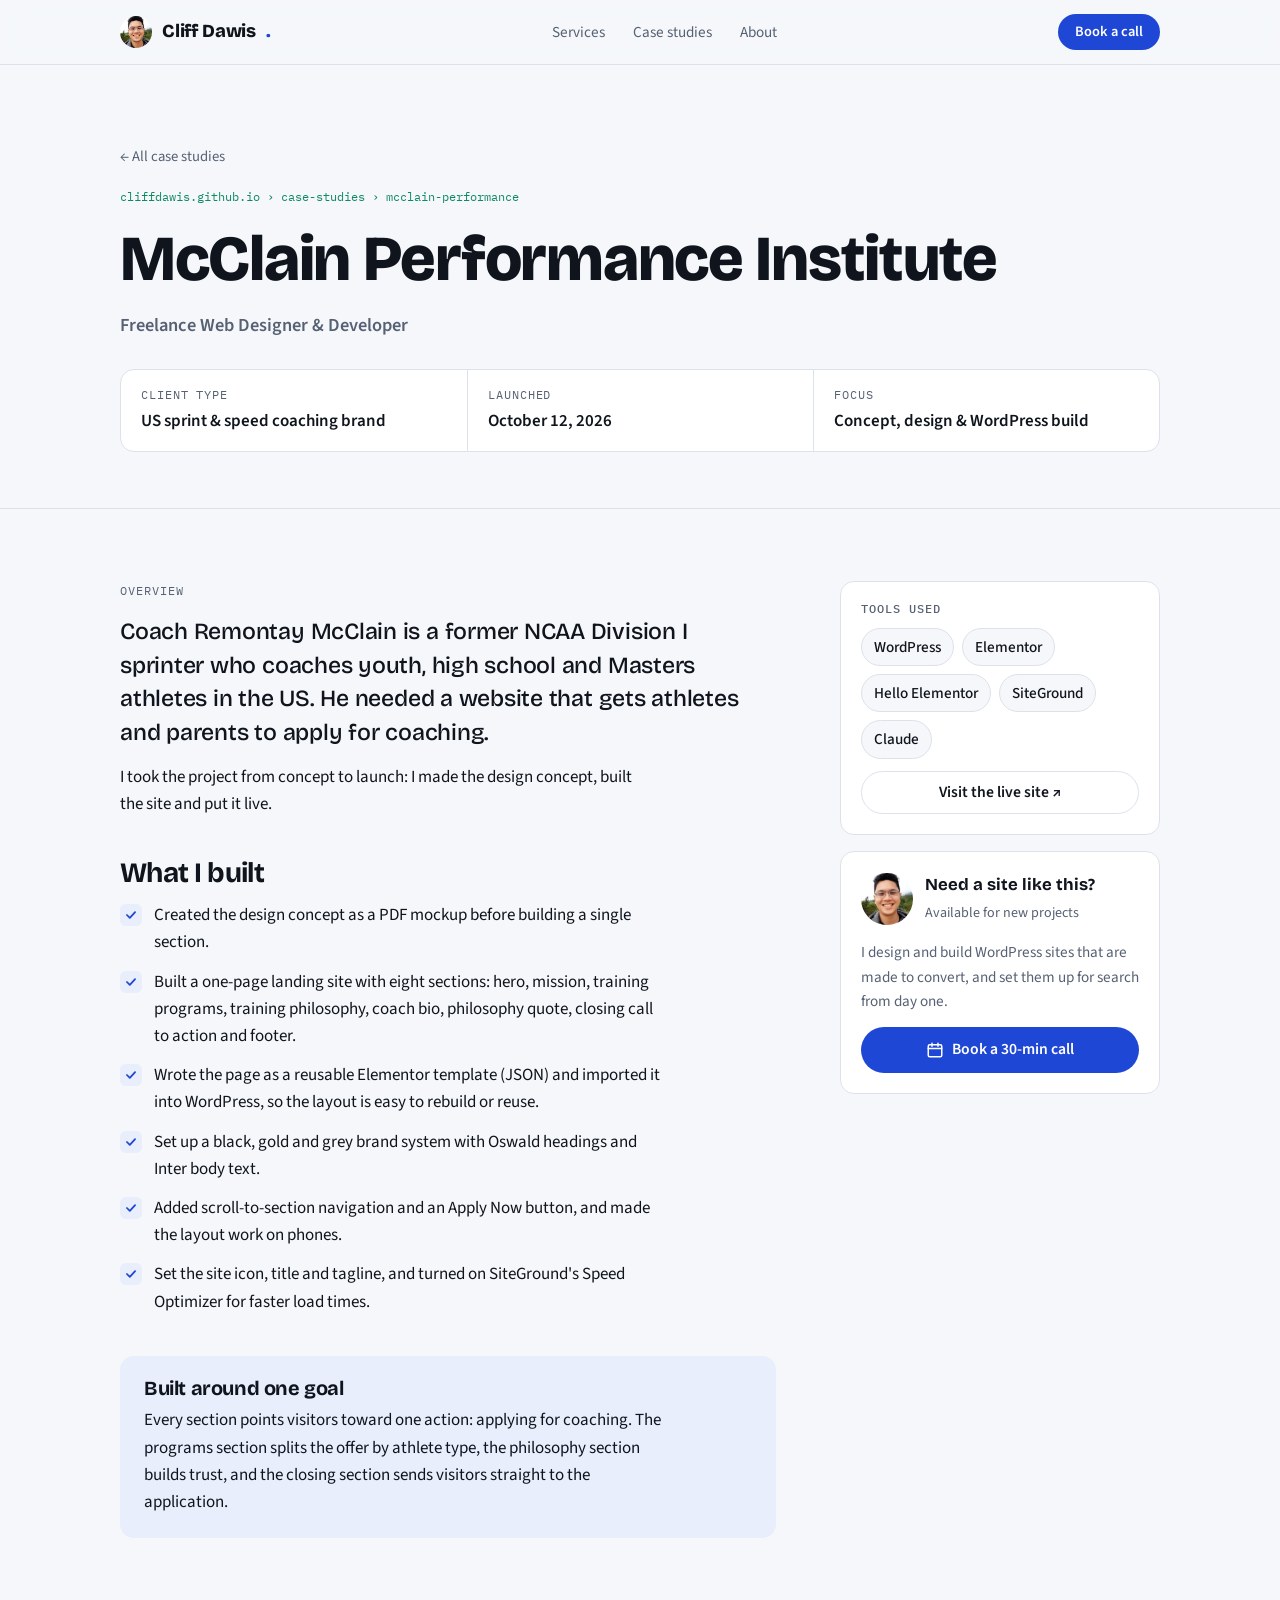
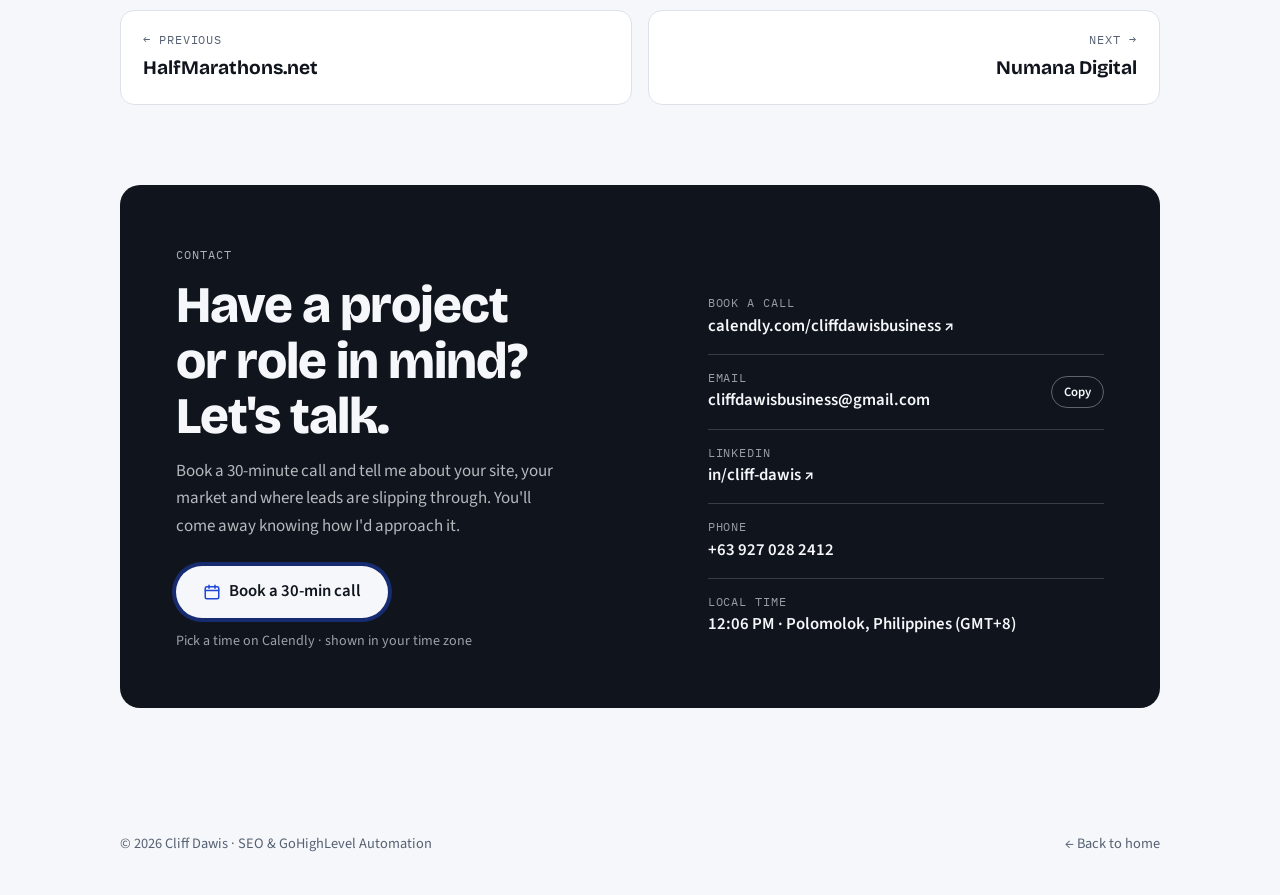
<file: case-mpi.html>
<!doctype html>
<html lang="en">
<head>
<meta charset="utf-8">
<meta name="viewport" content="width=device-width, initial-scale=1, viewport-fit=cover">
<title>McClain Performance Institute — Case Study · Cliff Dawis</title>
<meta name="description" content="How Cliff Dawis designed, built and launched a WordPress landing page for a US sprint coaching brand, built to turn visitors into coaching applications.">
<link rel="canonical" href="https://cliffdawis.github.io/case-mpi.html">
<meta property="og:title" content="McClain Performance Institute — Case Study">
<meta property="og:image" content="https://cliffdawis.github.io/assets/cliff-dawis.jpg">
<link rel="preconnect" href="https://fonts.googleapis.com">
<link rel="preconnect" href="https://fonts.gstatic.com" crossorigin>
<link rel="stylesheet" href="https://fonts.googleapis.com/css2?family=Bricolage+Grotesque:opsz,wght@12..96,500;12..96,700;12..96,800&family=Source+Sans+3:wght@400;500;600&family=IBM+Plex+Mono:wght@400;500&display=swap">
<link rel="stylesheet" href="assets/site.css">
</head>
<body>

<header class="nav">
  <div class="wrap">
    <a class="brand" href="index.html"><img src="assets/cliff-dawis.jpg" alt="" width="32" height="32">Cliff Dawis<span>.</span></a>
    <ul>
      <li><a href="index.html#services">Services</a></li>
      <li><a href="index.html#work">Case studies</a></li>
      <li><a href="index.html#about">About</a></li>
    </ul>
    <a class="btn btn-primary btn-sm" href="https://calendly.com/cliffdawisbusiness/30min" target="_blank" rel="noopener">Book a call</a>
  </div>
</header>

<main>
  <div class="cs-hero">
    <div class="wrap">
      <a class="back" href="index.html#work">← All case studies</a>
      <span class="crumb">cliffdawis.github.io › case-studies › mcclain-performance</span>
      <h1>McClain Performance Institute</h1>
      <span class="role">Freelance Web Designer &amp; Developer</span>
      <dl class="meta-grid">
        <div><dt>Client type</dt><dd>US sprint &amp; speed coaching brand</dd></div>
        <div><dt>Launched</dt><dd>October 12, 2026</dd></div>
        <div><dt>Focus</dt><dd>Concept, design &amp; WordPress build</dd></div>
      </dl>
    </div>
  </div>

  <div class="wrap cs-layout">
    <article class="prose">
      <section>
        <span class="eyebrow">Overview</span>
        <p class="intro">Coach Remontay McClain is a former NCAA Division I sprinter who coaches youth, high school and Masters athletes in the US. He needed a website that gets athletes and parents to apply for coaching.</p>
        <p>I took the project from concept to launch: I made the design concept, built the site and put it live.</p>
      </section>
      <section>
        <h2>What I built</h2>
        <ul class="checks">
          <li>Created the design concept as a PDF mockup before building a single section.</li>
          <li>Built a one-page landing site with eight sections: hero, mission, training programs, training philosophy, coach bio, philosophy quote, closing call to action and footer.</li>
          <li>Wrote the page as a reusable Elementor template (JSON) and imported it into WordPress, so the layout is easy to rebuild or reuse.</li>
          <li>Set up a black, gold and grey brand system with Oswald headings and Inter body text.</li>
          <li>Added scroll-to-section navigation and an Apply Now button, and made the layout work on phones.</li>
          <li>Set the site icon, title and tagline, and turned on SiteGround's Speed Optimizer for faster load times.</li>
        </ul>
      </section>
      <div class="callout">
        <h2>Built around one goal</h2>
        <p>Every section points visitors toward one action: applying for coaching. The programs section splits the offer by athlete type, the philosophy section builds trust, and the closing section sends visitors straight to the application.</p>
      </div>
    </article>

    <aside class="aside">
      <div class="panel">
        <h3>Tools used</h3>
        <div class="chips"><span class="chip">WordPress</span><span class="chip">Elementor</span><span class="chip">Hello Elementor</span><span class="chip">SiteGround</span><span class="chip">Claude</span></div>
        <a class="btn btn-ghost" href="https://mcclainperformance.com/" target="_blank" rel="noopener" style="justify-content:center">Visit the live site ↗</a>
      </div>
      <div class="panel hire">
        <div class="hire-who"><img src="assets/cliff-dawis.jpg" alt="Cliff Dawis" width="52" height="52"><div><b>Need a site like this?</b><span>Available for new projects</span></div></div>
        <p>I design and build WordPress sites that are made to convert, and set them up for search from day one.</p>
        <a class="btn btn-primary" href="https://calendly.com/cliffdawisbusiness/30min" target="_blank" rel="noopener"><svg width="18" height="18" viewBox="0 0 24 24" fill="none" stroke="currentColor" stroke-width="2" stroke-linecap="round" aria-hidden="true"><rect x="3" y="5" width="18" height="16" rx="2"></rect><path d="M3 10h18M8 3v4M16 3v4"></path></svg> Book a 30-min call</a>
      </div>
    </aside>
  </div>

  <div class="wrap">
    <nav class="pager" aria-label="More case studies">
      <a href="case-halfmarathons.html"><small>← Previous</small><b>HalfMarathons.net</b></a>
      <a class="next" href="case-numana.html"><small>Next →</small><b>Numana Digital</b></a>
    </nav>
  </div>

  <section id="contact" style="padding-top:0">
    <div class="wrap">
      <div class="contact">
        <div>
          <span class="eyebrow">Contact</span>
          <h2>Have a project or role in mind? Let's talk.</h2>
          <p>Book a 30-minute call and tell me about your site, your market and where leads are slipping through. You'll come away knowing how I'd approach it.</p>
          <div class="book"><a class="btn btn-book btn-lg" href="https://calendly.com/cliffdawisbusiness/30min" target="_blank" rel="noopener"><svg width="18" height="18" viewBox="0 0 24 24" fill="none" stroke="currentColor" stroke-width="2" stroke-linecap="round" aria-hidden="true"><rect x="3" y="5" width="18" height="16" rx="2"></rect><path d="M3 10h18M8 3v4M16 3v4"></path></svg> Book a 30-min call</a><small>Pick a time on Calendly · shown in your time zone</small></div>
        </div>
        <div class="contact-list">
          <div class="cl"><div><small>Book a call</small><a href="https://calendly.com/cliffdawisbusiness/30min" target="_blank" rel="noopener">calendly.com/cliffdawisbusiness ↗</a></div></div>
          <div class="cl"><div><small>Email</small><a href="mailto:cliffdawisbusiness@gmail.com" id="email">cliffdawisbusiness@gmail.com</a></div><button class="copy" type="button" id="copyEmail">Copy</button></div>
          <div class="cl"><div><small>LinkedIn</small><a href="https://www.linkedin.com/in/cliffdawis/" target="_blank" rel="noopener">in/cliff-dawis ↗</a></div></div>
          <div class="cl"><div><small>Phone</small><span class="v">+63 927 028 2412</span></div></div>
          <div class="cl"><div><small>Local time</small><span class="v" data-localtime="long">Polomolok, Philippines · GMT+8</span></div></div>
        </div>
      </div>
    </div>
  </section>
</main>

<footer>
  <div class="wrap">
    <span>© 2026 Cliff Dawis · SEO &amp; GoHighLevel Automation</span>
    <a href="index.html">← Back to home</a>
  </div>
</footer>

<script src="assets/site.js"></script>
</body>
</html>
</file>
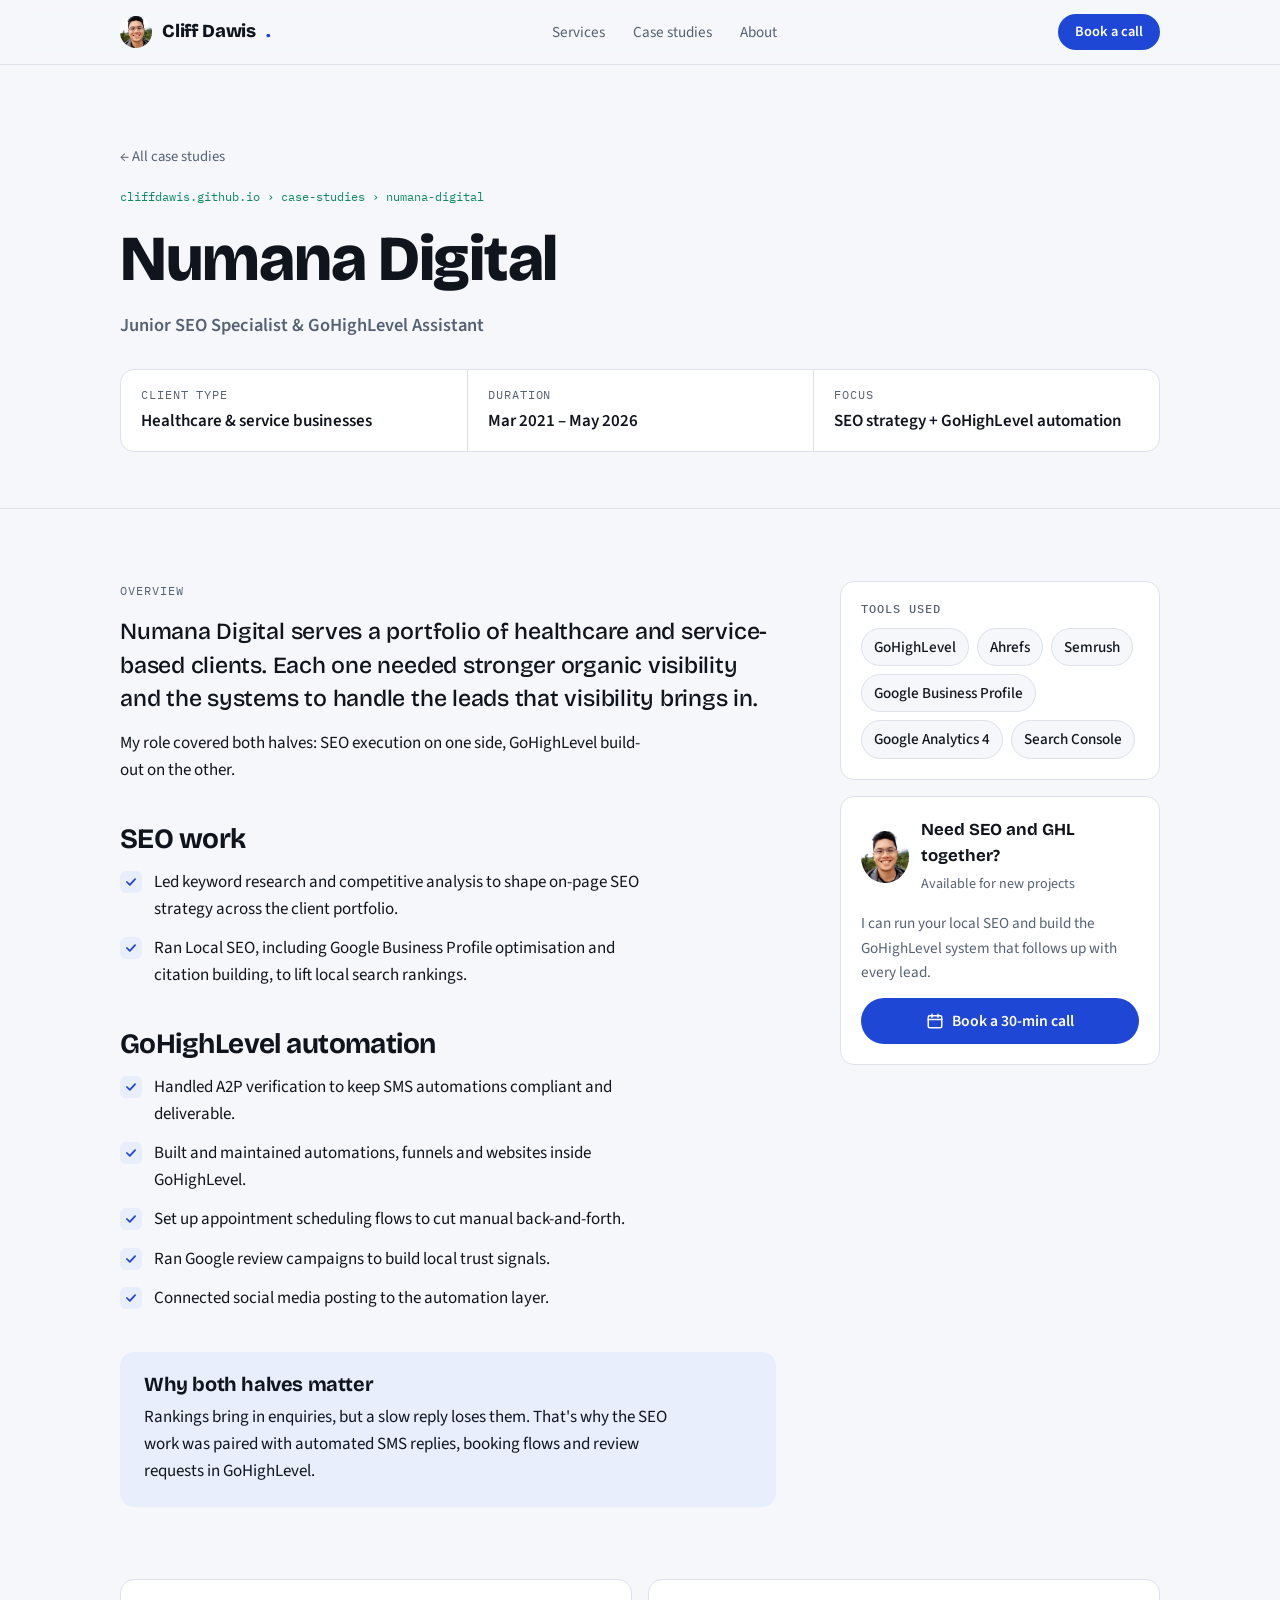
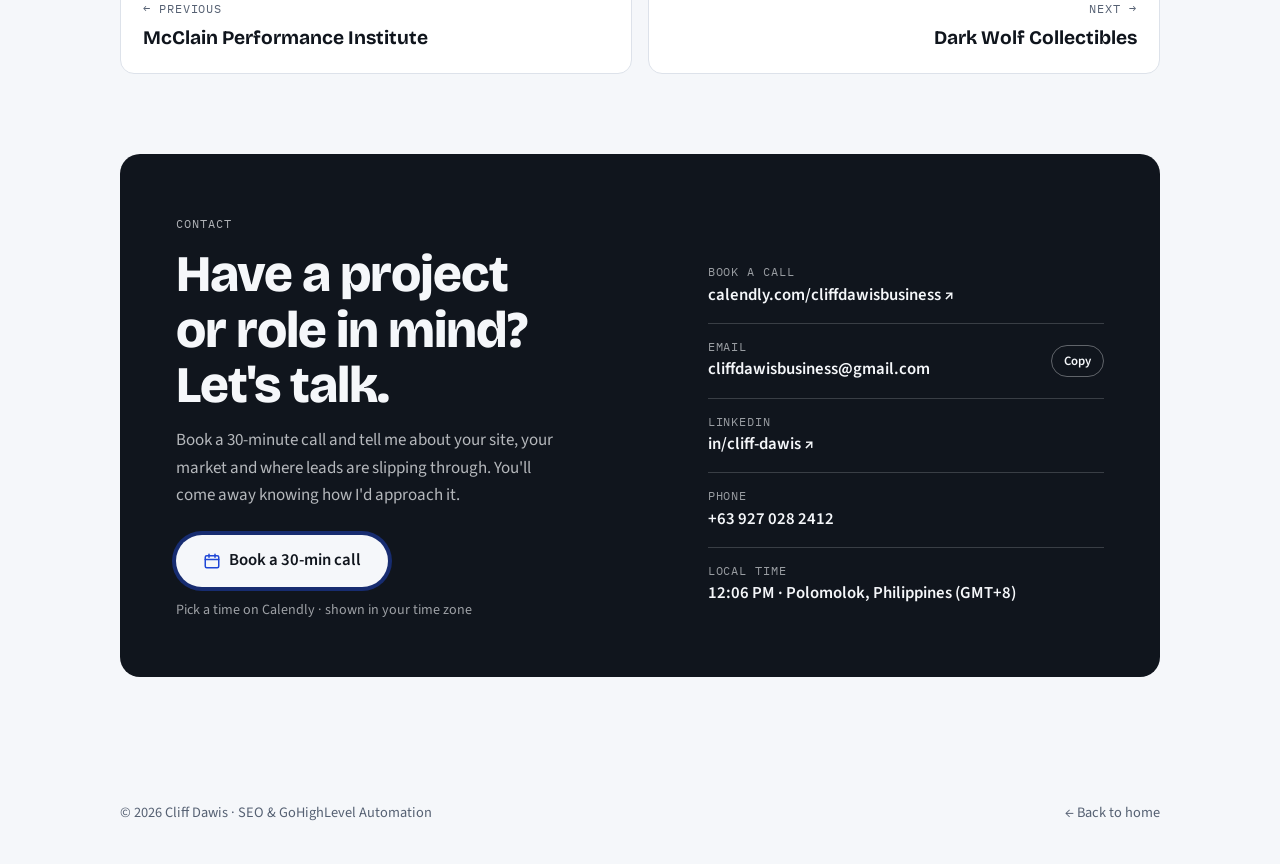
<file: case-numana.html>
<!doctype html>
<html lang="en">
<head>
<meta charset="utf-8">
<meta name="viewport" content="width=device-width, initial-scale=1, viewport-fit=cover">
<title>Numana Digital — Case Study · Cliff Dawis</title>
<meta name="description" content="SEO strategy and GoHighLevel automation across a portfolio of healthcare and service-based clients at Numana Digital, from keyword research to funnel builds and review campaigns.">
<link rel="canonical" href="https://cliffdawis.github.io/case-numana.html">
<meta property="og:title" content="Numana Digital — Case Study">
<meta property="og:image" content="https://cliffdawis.github.io/assets/cliff-dawis.jpg">
<link rel="preconnect" href="https://fonts.googleapis.com">
<link rel="preconnect" href="https://fonts.gstatic.com" crossorigin>
<link rel="stylesheet" href="https://fonts.googleapis.com/css2?family=Bricolage+Grotesque:opsz,wght@12..96,500;12..96,700;12..96,800&family=Source+Sans+3:wght@400;500;600&family=IBM+Plex+Mono:wght@400;500&display=swap">
<link rel="stylesheet" href="assets/site.css">
</head>
<body>

<header class="nav">
  <div class="wrap">
    <a class="brand" href="index.html"><img src="assets/cliff-dawis.jpg" alt="" width="32" height="32">Cliff Dawis<span>.</span></a>
    <ul>
      <li><a href="index.html#services">Services</a></li>
      <li><a href="index.html#work">Case studies</a></li>
      <li><a href="index.html#about">About</a></li>
    </ul>
    <a class="btn btn-primary btn-sm" href="https://calendly.com/cliffdawisbusiness/30min" target="_blank" rel="noopener">Book a call</a>
  </div>
</header>

<main>
  <div class="cs-hero">
    <div class="wrap">
      <a class="back" href="index.html#work">← All case studies</a>
      <span class="crumb">cliffdawis.github.io › case-studies › numana-digital</span>
      <h1>Numana Digital</h1>
      <span class="role">Junior SEO Specialist &amp; GoHighLevel Assistant</span>
      <dl class="meta-grid">
        <div><dt>Client type</dt><dd>Healthcare &amp; service businesses</dd></div>
        <div><dt>Duration</dt><dd>Mar 2021 – May 2026</dd></div>
        <div><dt>Focus</dt><dd>SEO strategy + GoHighLevel automation</dd></div>
      </dl>
    </div>
  </div>

  <div class="wrap cs-layout">
    <article class="prose">
      <section>
        <span class="eyebrow">Overview</span>
        <p class="intro">Numana Digital serves a portfolio of healthcare and service-based clients. Each one needed stronger organic visibility and the systems to handle the leads that visibility brings in.</p>
        <p>My role covered both halves: SEO execution on one side, GoHighLevel build-out on the other.</p>
      </section>
      <section>
        <h2>SEO work</h2>
        <ul class="checks">
          <li>Led keyword research and competitive analysis to shape on-page SEO strategy across the client portfolio.</li>
          <li>Ran Local SEO, including Google Business Profile optimisation and citation building, to lift local search rankings.</li>
        </ul>
      </section>
      <section>
        <h2>GoHighLevel automation</h2>
        <ul class="checks">
          <li>Handled A2P verification to keep SMS automations compliant and deliverable.</li>
          <li>Built and maintained automations, funnels and websites inside GoHighLevel.</li>
          <li>Set up appointment scheduling flows to cut manual back-and-forth.</li>
          <li>Ran Google review campaigns to build local trust signals.</li>
          <li>Connected social media posting to the automation layer.</li>
        </ul>
      </section>
      <div class="callout">
        <h2>Why both halves matter</h2>
        <p>Rankings bring in enquiries, but a slow reply loses them. That's why the SEO work was paired with automated SMS replies, booking flows and review requests in GoHighLevel.</p>
      </div>
    </article>

    <aside class="aside">
      <div class="panel">
        <h3>Tools used</h3>
        <div class="chips"><span class="chip">GoHighLevel</span><span class="chip">Ahrefs</span><span class="chip">Semrush</span><span class="chip">Google Business Profile</span><span class="chip">Google Analytics 4</span><span class="chip">Search Console</span></div>
      </div>
      <div class="panel hire">
        <div class="hire-who"><img src="assets/cliff-dawis.jpg" alt="Cliff Dawis" width="52" height="52"><div><b>Need SEO and GHL together?</b><span>Available for new projects</span></div></div>
        <p>I can run your local SEO and build the GoHighLevel system that follows up with every lead.</p>
        <a class="btn btn-primary" href="https://calendly.com/cliffdawisbusiness/30min" target="_blank" rel="noopener"><svg width="18" height="18" viewBox="0 0 24 24" fill="none" stroke="currentColor" stroke-width="2" stroke-linecap="round" aria-hidden="true"><rect x="3" y="5" width="18" height="16" rx="2"></rect><path d="M3 10h18M8 3v4M16 3v4"></path></svg> Book a 30-min call</a>
      </div>
    </aside>
  </div>

  <div class="wrap">
    <nav class="pager" aria-label="More case studies">
      <a href="case-mpi.html"><small>← Previous</small><b>McClain Performance Institute</b></a>
      <a class="next" href="case-darkwolf.html"><small>Next →</small><b>Dark Wolf Collectibles</b></a>
    </nav>
  </div>

  <section id="contact" style="padding-top:0">
    <div class="wrap">
      <div class="contact">
        <div>
          <span class="eyebrow">Contact</span>
          <h2>Have a project or role in mind? Let's talk.</h2>
          <p>Book a 30-minute call and tell me about your site, your market and where leads are slipping through. You'll come away knowing how I'd approach it.</p>
          <div class="book"><a class="btn btn-book btn-lg" href="https://calendly.com/cliffdawisbusiness/30min" target="_blank" rel="noopener"><svg width="18" height="18" viewBox="0 0 24 24" fill="none" stroke="currentColor" stroke-width="2" stroke-linecap="round" aria-hidden="true"><rect x="3" y="5" width="18" height="16" rx="2"></rect><path d="M3 10h18M8 3v4M16 3v4"></path></svg> Book a 30-min call</a><small>Pick a time on Calendly · shown in your time zone</small></div>
        </div>
        <div class="contact-list">
          <div class="cl"><div><small>Book a call</small><a href="https://calendly.com/cliffdawisbusiness/30min" target="_blank" rel="noopener">calendly.com/cliffdawisbusiness ↗</a></div></div>
          <div class="cl"><div><small>Email</small><a href="mailto:cliffdawisbusiness@gmail.com" id="email">cliffdawisbusiness@gmail.com</a></div><button class="copy" type="button" id="copyEmail">Copy</button></div>
          <div class="cl"><div><small>LinkedIn</small><a href="https://www.linkedin.com/in/cliffdawis/" target="_blank" rel="noopener">in/cliff-dawis ↗</a></div></div>
          <div class="cl"><div><small>Phone</small><span class="v">+63 927 028 2412</span></div></div>
          <div class="cl"><div><small>Local time</small><span class="v" data-localtime="long">Polomolok, Philippines · GMT+8</span></div></div>
        </div>
      </div>
    </div>
  </section>
</main>

<footer>
  <div class="wrap">
    <span>© 2026 Cliff Dawis · SEO &amp; GoHighLevel Automation</span>
    <a href="index.html">← Back to home</a>
  </div>
</footer>

<script src="assets/site.js"></script>
</body>
</html>
</file>
<file: assets/site.css>
/* Cliff Dawis — shared styles for the homepage and case studies.
   Layout: left-aligned editorial column; a search-results motif (link blue, url green, breadcrumbs) runs throughout. */
:root{
  --bg:#f5f7fa;
  --surface:#ffffff;
  --ink:#10151d;
  --muted:#566173;
  --line:#dde2ea;
  --accent:#1f47d6;      /* link blue: the colour of a search result */
  --accent-ink:#ffffff;
  --signal:#0f8a5f;      /* url green / live status */
  --soft:#e8eefc;
  --display:"Bricolage Grotesque","Segoe UI",system-ui,sans-serif;
  --body:"Source Sans 3","Segoe UI",system-ui,sans-serif;
  --mono:"IBM Plex Mono",ui-monospace,Consolas,monospace;
  --wrap:1120px;
}
@media (prefers-color-scheme:dark){:root:not([data-theme="light"]){
  --bg:#0d1117;--surface:#151b25;--ink:#e9edf3;--muted:#9aa5b5;--line:#253041;
  --accent:#7d9bff;--accent-ink:#0d1117;--signal:#4cc995;--soft:#1a2440;color-scheme:dark}}
:root[data-theme="dark"]{
  --bg:#0d1117;--surface:#151b25;--ink:#e9edf3;--muted:#9aa5b5;--line:#253041;
  --accent:#7d9bff;--accent-ink:#0d1117;--signal:#4cc995;--soft:#1a2440;color-scheme:dark}

*{box-sizing:border-box}
html{scroll-behavior:smooth}
@media (prefers-reduced-motion:reduce){html{scroll-behavior:auto}*{animation:none!important;transition:none!important}}
body{margin:0;background:var(--bg);color:var(--ink);font-family:var(--body);font-size:1.0625rem;line-height:1.6;-webkit-font-smoothing:antialiased}
img{max-width:100%;display:block}
a{color:inherit}
:focus-visible{outline:2px solid var(--accent);outline-offset:3px;border-radius:4px}
.wrap{max-width:var(--wrap);margin:0 auto;padding-inline:clamp(16px,4vw,40px)}
h1,h2,h3{font-family:var(--display);line-height:1.08;margin:0;text-wrap:balance;letter-spacing:-.02em}
p{margin:0}
.eyebrow{font-family:var(--mono);font-size:.78rem;letter-spacing:.08em;text-transform:uppercase;color:var(--muted)}

/* Nav */
.nav{position:sticky;top:env(safe-area-inset-top,0px);z-index:10;background:color-mix(in srgb,var(--bg) 88%,transparent);backdrop-filter:blur(10px);-webkit-backdrop-filter:blur(10px);border-bottom:1px solid var(--line)}
.nav .wrap{display:flex;align-items:center;justify-content:space-between;gap:16px;min-height:64px}
.brand{display:flex;align-items:center;gap:10px;font-family:var(--display);font-weight:800;font-size:1.15rem;text-decoration:none;letter-spacing:-.01em}
.brand img{width:32px;height:32px;border-radius:50%;object-fit:cover;object-position:50% 25%}
.brand span{color:var(--accent)}
.nav ul{display:flex;gap:28px;list-style:none;margin:0;padding:0;font-size:.95rem}
.nav ul a{text-decoration:none;color:var(--muted)}
.nav ul a:hover{color:var(--ink)}
.btn{display:inline-flex;align-items:center;gap:8px;font:600 .98rem/1 var(--body);padding:13px 20px;border-radius:999px;text-decoration:none;border:1px solid transparent;cursor:pointer;transition:transform .15s ease}
.btn:hover{transform:translateY(-1px)}
.btn-primary{background:var(--accent);color:var(--accent-ink)}
.btn-ghost{border-color:var(--line);background:var(--surface)}
.btn-sm{padding:10px 16px;font-size:.9rem}
@media (max-width:760px){.nav ul{display:none}}

/* Hero */
.hero{padding-block:clamp(48px,8vw,96px) clamp(40px,6vw,72px)}
.hero .wrap{display:grid;grid-template-columns:1.1fr .9fr;gap:clamp(32px,5vw,64px);align-items:center}
.hero-copy{display:grid;gap:22px;min-width:0}
.status{display:inline-flex;align-items:center;gap:10px;font-family:var(--mono);font-size:.8rem;color:var(--muted)}
.dot{flex:none;width:8px;height:8px;border-radius:50%;background:var(--signal);box-shadow:0 0 0 4px color-mix(in srgb,var(--signal) 22%,transparent)}
.hero h1{font-size:clamp(2.4rem,5.4vw,4.1rem);font-weight:800}
.hero h1 em{font-style:normal;color:var(--accent)}
.lede{font-size:1.18rem;color:var(--muted);max-width:56ch}
.cta-row{display:flex;flex-wrap:wrap;gap:12px}
.facts{display:flex;flex-wrap:wrap;gap:8px 28px;padding-top:18px;border-top:1px solid var(--line);margin-top:6px}
.fact{display:flex;align-items:baseline;gap:8px}
.fact b{font-family:var(--display);font-size:1.6rem;font-weight:700;font-variant-numeric:tabular-nums}
.fact span{font-size:.9rem;color:var(--muted)}
@media (max-width:900px){.hero .wrap{grid-template-columns:1fr}}

/* Search-result mock */
.serp{background:var(--surface);border:1px solid var(--line);border-radius:16px;padding:18px;display:grid;gap:16px;box-shadow:0 30px 60px -40px rgba(16,21,29,.35);min-width:0}
.searchbar{display:flex;align-items:center;gap:10px;border:1px solid var(--line);border-radius:999px;padding:10px 16px;font-size:.95rem}
.searchbar svg{flex:none;color:var(--muted)}
.caret{display:inline-block;width:1px;height:1.05em;background:var(--ink);vertical-align:-2px;margin-left:2px;animation:blink 1s steps(1) infinite}
@keyframes blink{50%{opacity:0}}
.result{display:grid;gap:4px;padding:0 4px}
.site{display:flex;align-items:center;gap:10px;font-size:.82rem}
.fav{width:28px;height:28px;border-radius:50%;object-fit:cover;object-position:50% 25%;border:1px solid var(--line)}
.site small{display:block;color:var(--muted);font-family:var(--mono);font-size:.72rem}
.result h3{font-family:var(--body);font-weight:500;font-size:1.18rem;color:var(--accent);letter-spacing:0;line-height:1.3}
.result p{font-size:.9rem;color:var(--muted)}
.sitelinks{display:flex;flex-wrap:wrap;gap:6px;padding-top:4px}
.sitelinks a{font-size:.82rem;text-decoration:none;color:var(--accent);border:1px solid var(--line);border-radius:999px;padding:4px 12px}
.flow{border-top:1px dashed var(--line);padding-top:14px;display:grid;gap:10px}
.flow-steps{display:flex;flex-wrap:wrap;align-items:center;gap:6px;font-size:.82rem}
.step{background:var(--bg);border:1px solid var(--line);border-radius:8px;padding:6px 10px;white-space:nowrap}
.step.trig{border-color:color-mix(in srgb,var(--signal) 55%,var(--line));color:var(--signal);font-weight:600}
.arrow{color:var(--muted);font-family:var(--mono)}

/* Sections */
section{padding-block:clamp(56px,8vw,96px)}
.sec-head{display:grid;gap:12px;margin-bottom:clamp(28px,4vw,48px);max-width:720px}
.sec-head h2{font-size:clamp(1.9rem,3.6vw,2.8rem);font-weight:700}
.sec-head p{color:var(--muted);font-size:1.08rem}
.band{background:var(--surface);border-block:1px solid var(--line)}

/* Services */
.services{display:grid;grid-template-columns:repeat(3,1fr);gap:clamp(20px,3vw,36px)}
.svc{display:grid;gap:12px;align-content:start;min-width:0}
.svc .ico{width:44px;height:44px;border-radius:12px;background:var(--soft);color:var(--accent);display:grid;place-items:center}
.svc h3{font-size:1.35rem;font-weight:700}
.svc p{color:var(--muted)}
.svc ul{list-style:none;margin:4px 0 0;padding:0;display:grid;gap:6px;font-size:.96rem}
.svc li{display:flex;gap:10px}
.svc li::before{content:"";flex:none;width:6px;height:6px;margin-top:.62em;border-radius:2px;background:var(--accent)}
@media (max-width:860px){.services{grid-template-columns:1fr}}

/* Case list (homepage) */
.cases{display:grid;gap:18px}
.case{display:grid;grid-template-columns:220px 1fr auto;gap:clamp(18px,3vw,40px);align-items:start;background:var(--surface);border:1px solid var(--line);border-radius:14px;padding:clamp(20px,3vw,32px);transition:border-color .2s ease}
.case:hover{border-color:color-mix(in srgb,var(--accent) 45%,var(--line))}
.case-meta{display:grid;gap:6px;font-size:.9rem;color:var(--muted)}
.case-meta .when{font-family:var(--mono);font-size:.78rem;font-variant-numeric:tabular-nums;color:var(--ink)}
.case-body{display:grid;gap:12px;min-width:0}
.crumb{font-family:var(--mono);font-size:.76rem;color:var(--signal);overflow-wrap:anywhere}
.case h3{font-size:1.5rem;font-weight:700}
.role{font-weight:600;color:var(--muted);font-size:.98rem}
.case ul{margin:0;padding-left:1.1em;display:grid;gap:4px;font-size:.98rem}
.case ul li::marker{color:var(--accent)}
.tags{display:flex;flex-wrap:wrap;gap:6px}
.tag{font-size:.78rem;font-family:var(--mono);padding:4px 10px;border-radius:6px;background:var(--bg);border:1px solid var(--line);color:var(--muted)}
.case-link{display:grid;gap:8px;justify-items:end}
.case-link a{white-space:nowrap;font-weight:600;color:var(--accent);text-decoration:none}
.case-link a:hover{text-decoration:underline}
.case-link a.sub{font-weight:500;color:var(--muted);font-size:.9rem}
@media (max-width:860px){.case{grid-template-columns:1fr}.case-link{justify-items:start;grid-auto-flow:column;justify-content:start;gap:20px}}

/* Process */
.process{display:grid;grid-template-columns:repeat(4,1fr);counter-reset:s;border-top:2px solid var(--ink)}
.proc{padding:22px 22px 0 0;display:grid;gap:8px;align-content:start;min-width:0}
.proc::before{counter-increment:s;content:"Step " counter(s);font-family:var(--mono);font-size:.76rem;color:var(--accent);letter-spacing:.06em;text-transform:uppercase}
.proc h3{font-size:1.2rem;font-weight:700}
.proc p{color:var(--muted);font-size:.96rem}
@media (max-width:860px){.process{grid-template-columns:1fr 1fr;row-gap:28px}}
@media (max-width:480px){.process{grid-template-columns:1fr}}

/* Stack */
.stack{display:grid;grid-template-columns:repeat(3,1fr);gap:1px;background:var(--line);border:1px solid var(--line);border-radius:14px;overflow:hidden}
.stack-col{background:var(--surface);padding:22px;display:grid;gap:12px;align-content:start}
.stack-col h3,.panel h3,.certs h3{font-family:var(--mono);font-weight:500;font-size:.78rem;letter-spacing:.08em;text-transform:uppercase;color:var(--muted)}
.chips{display:flex;flex-wrap:wrap;gap:8px}
.chip{font-size:.95rem;font-weight:500;padding:6px 12px;border-radius:999px;background:var(--bg);border:1px solid var(--line)}
@media (max-width:860px){.stack{grid-template-columns:1fr 1fr}}
@media (max-width:520px){.stack{grid-template-columns:1fr}}

/* About */
.about{display:grid;grid-template-columns:minmax(0,.75fr) minmax(0,1.25fr);gap:clamp(28px,5vw,64px);align-items:start}
.portrait{display:grid;gap:12px}
.portrait img{width:100%;aspect-ratio:4/5;object-fit:cover;object-position:50% 30%;border-radius:16px;border:1px solid var(--line)}
.portrait figcaption{font-family:var(--mono);font-size:.76rem;color:var(--muted);display:flex;align-items:center;gap:8px}
.about-copy{display:grid;gap:16px;min-width:0}
.about-copy p{max-width:62ch}
.about-copy .big{font-family:var(--display);font-size:clamp(1.3rem,2.2vw,1.6rem);line-height:1.35;font-weight:500;letter-spacing:-.01em}
.certs{display:grid;grid-template-columns:1fr 1fr;border:1px solid var(--line);border-radius:14px;background:var(--bg);overflow:hidden;margin-top:12px}
.certs h3{grid-column:1/-1;padding:16px 20px 4px}
.cert{display:grid;gap:2px;padding:14px 20px;border-top:1px solid var(--line)}
.cert b{font-weight:600}
.cert span{font-size:.9rem;color:var(--muted)}
@media (max-width:860px){.about{grid-template-columns:1fr}.portrait{max-width:340px}}
@media (max-width:520px){.certs{grid-template-columns:1fr}}

/* Contact */
.contact{background:var(--ink);color:var(--bg);border-radius:20px;padding:clamp(28px,5vw,56px);display:grid;grid-template-columns:1.2fr 1fr;gap:clamp(28px,5vw,56px);align-items:end}
.contact .eyebrow{color:inherit;opacity:.7}
.contact h2{font-size:clamp(2rem,4.4vw,3.2rem);font-weight:800;margin-top:10px}
.contact p{color:color-mix(in srgb,var(--bg) 72%,var(--ink));max-width:48ch;margin-top:14px}
.contact-list{display:grid}
.cl{display:flex;justify-content:space-between;align-items:center;gap:12px;padding:14px 0;border-top:1px solid color-mix(in srgb,var(--bg) 18%,var(--ink));flex-wrap:wrap;min-width:0}
.cl:first-child{border-top:0}
.cl small{display:block;font-family:var(--mono);font-size:.72rem;letter-spacing:.08em;text-transform:uppercase;color:color-mix(in srgb,var(--bg) 60%,var(--ink))}
.cl a,.cl .v{text-decoration:none;font-weight:600;font-size:1.05rem;overflow-wrap:anywhere}
.cl a:hover{text-decoration:underline}
.copy{font:600 .8rem var(--body);background:transparent;color:inherit;border:1px solid color-mix(in srgb,var(--bg) 35%,var(--ink));border-radius:999px;padding:6px 12px;cursor:pointer}
.copy:hover{background:color-mix(in srgb,var(--bg) 12%,var(--ink))}
@media (max-width:860px){.contact{grid-template-columns:1fr}}

/* Case-study pages */
.cs-hero{padding-block:clamp(40px,7vw,80px) clamp(32px,5vw,56px);border-bottom:1px solid var(--line)}
.cs-hero .wrap{display:grid;gap:18px}
.back{font-size:.92rem;color:var(--muted);text-decoration:none;width:fit-content}
.back:hover{color:var(--ink)}
.cs-hero h1{font-size:clamp(2.4rem,5.4vw,4rem);font-weight:800}
.cs-hero .role{font-size:1.15rem}
.meta-grid{display:grid;grid-template-columns:repeat(3,1fr);margin:10px 0 0;border:1px solid var(--line);border-radius:14px;background:var(--surface);overflow:hidden}
.meta-grid div{padding:16px 20px;border-left:1px solid var(--line);min-width:0}
.meta-grid div:first-child{border-left:0}
.meta-grid dt{font-family:var(--mono);font-size:.72rem;letter-spacing:.08em;text-transform:uppercase;color:var(--muted)}
.meta-grid dd{margin:4px 0 0;font-weight:600;font-variant-numeric:tabular-nums}
@media (max-width:700px){.meta-grid{grid-template-columns:1fr}.meta-grid div{border-left:0;border-top:1px solid var(--line)}.meta-grid div:first-child{border-top:0}}

.cs-layout{display:grid;grid-template-columns:minmax(0,1fr) 320px;gap:clamp(32px,5vw,72px);align-items:start;padding-block:clamp(40px,6vw,72px)}
.prose{display:grid;gap:40px;min-width:0}
.prose section{padding:0;display:grid;gap:14px}
.prose h2{font-size:clamp(1.4rem,2.4vw,1.75rem);font-weight:700}
.prose p{max-width:66ch}
.prose .intro{font-family:var(--display);font-size:clamp(1.2rem,2vw,1.45rem);line-height:1.45;font-weight:500;letter-spacing:-.01em}
.checks{list-style:none;margin:0;padding:0;display:grid;gap:12px;max-width:68ch}
.checks li{display:grid;grid-template-columns:22px 1fr;gap:12px}
.checks li::before{content:"";width:22px;height:22px;margin-top:2px;border-radius:6px;background:var(--soft) center/14px no-repeat url("data:image/svg+xml,%3Csvg xmlns='http://www.w3.org/2000/svg' viewBox='0 0 24 24' fill='none' stroke='%231f47d6' stroke-width='3' stroke-linecap='round' stroke-linejoin='round'%3E%3Cpath d='M5 12l5 5 9-10'/%3E%3C/svg%3E")}
.callout{background:var(--soft);border-radius:14px;padding:22px 24px;display:grid;gap:8px}
.callout h2{font-size:1.25rem}

.aside{display:grid;gap:16px;position:sticky;top:calc(env(safe-area-inset-top,0px) + 88px)}
.panel{background:var(--surface);border:1px solid var(--line);border-radius:14px;padding:20px;display:grid;gap:12px}
.hire{display:grid;gap:14px}
.hire-who{display:flex;align-items:center;gap:12px}
.hire-who img{width:52px;height:52px;border-radius:50%;object-fit:cover;object-position:50% 25%}
.hire-who b{display:block;font-family:var(--display);font-size:1.05rem}
.hire-who span{font-size:.88rem;color:var(--muted)}
.hire p{font-size:.95rem;color:var(--muted)}
.hire .btn{justify-content:center}
@media (max-width:900px){.cs-layout{grid-template-columns:1fr}.aside{position:static}}

.pager{display:grid;grid-template-columns:1fr 1fr;gap:16px;padding-bottom:clamp(48px,7vw,80px)}
.pager a{display:grid;gap:4px;padding:20px 22px;border:1px solid var(--line);border-radius:14px;background:var(--surface);text-decoration:none;transition:border-color .2s ease}
.pager a:hover{border-color:color-mix(in srgb,var(--accent) 45%,var(--line))}
.pager a.next{text-align:right}
.pager small{font-family:var(--mono);font-size:.72rem;letter-spacing:.08em;text-transform:uppercase;color:var(--muted)}
.pager b{font-family:var(--display);font-size:1.2rem}
@media (max-width:600px){.pager{grid-template-columns:1fr}.pager a.next{text-align:left}}

footer{padding-block:28px 40px;color:var(--muted);font-size:.9rem}
footer .wrap{display:flex;justify-content:space-between;flex-wrap:wrap;gap:12px}
footer a{text-decoration:none}
footer a:hover{color:var(--ink)}

/* Booking CTA (Calendly) */
.btn svg{flex:none}
.btn-lg{padding:16px 26px;font-size:1.05rem}
.btn-primary.btn-lg{box-shadow:0 14px 30px -12px color-mix(in srgb,var(--accent) 75%,transparent)}
.cta-note{font-size:.9rem;color:var(--muted);margin-top:-8px}
.book{display:flex;flex-wrap:wrap;align-items:center;gap:12px 16px;margin-top:26px}
.book small{font-size:.88rem;color:color-mix(in srgb,var(--bg) 62%,var(--ink))}
.btn-book{background:var(--bg);color:var(--ink);box-shadow:0 0 0 4px color-mix(in srgb,var(--accent) 45%,transparent)}
.btn-book svg{color:var(--accent)}
.btn-book:hover{box-shadow:0 0 0 6px color-mix(in srgb,var(--accent) 55%,transparent)}
</file>
